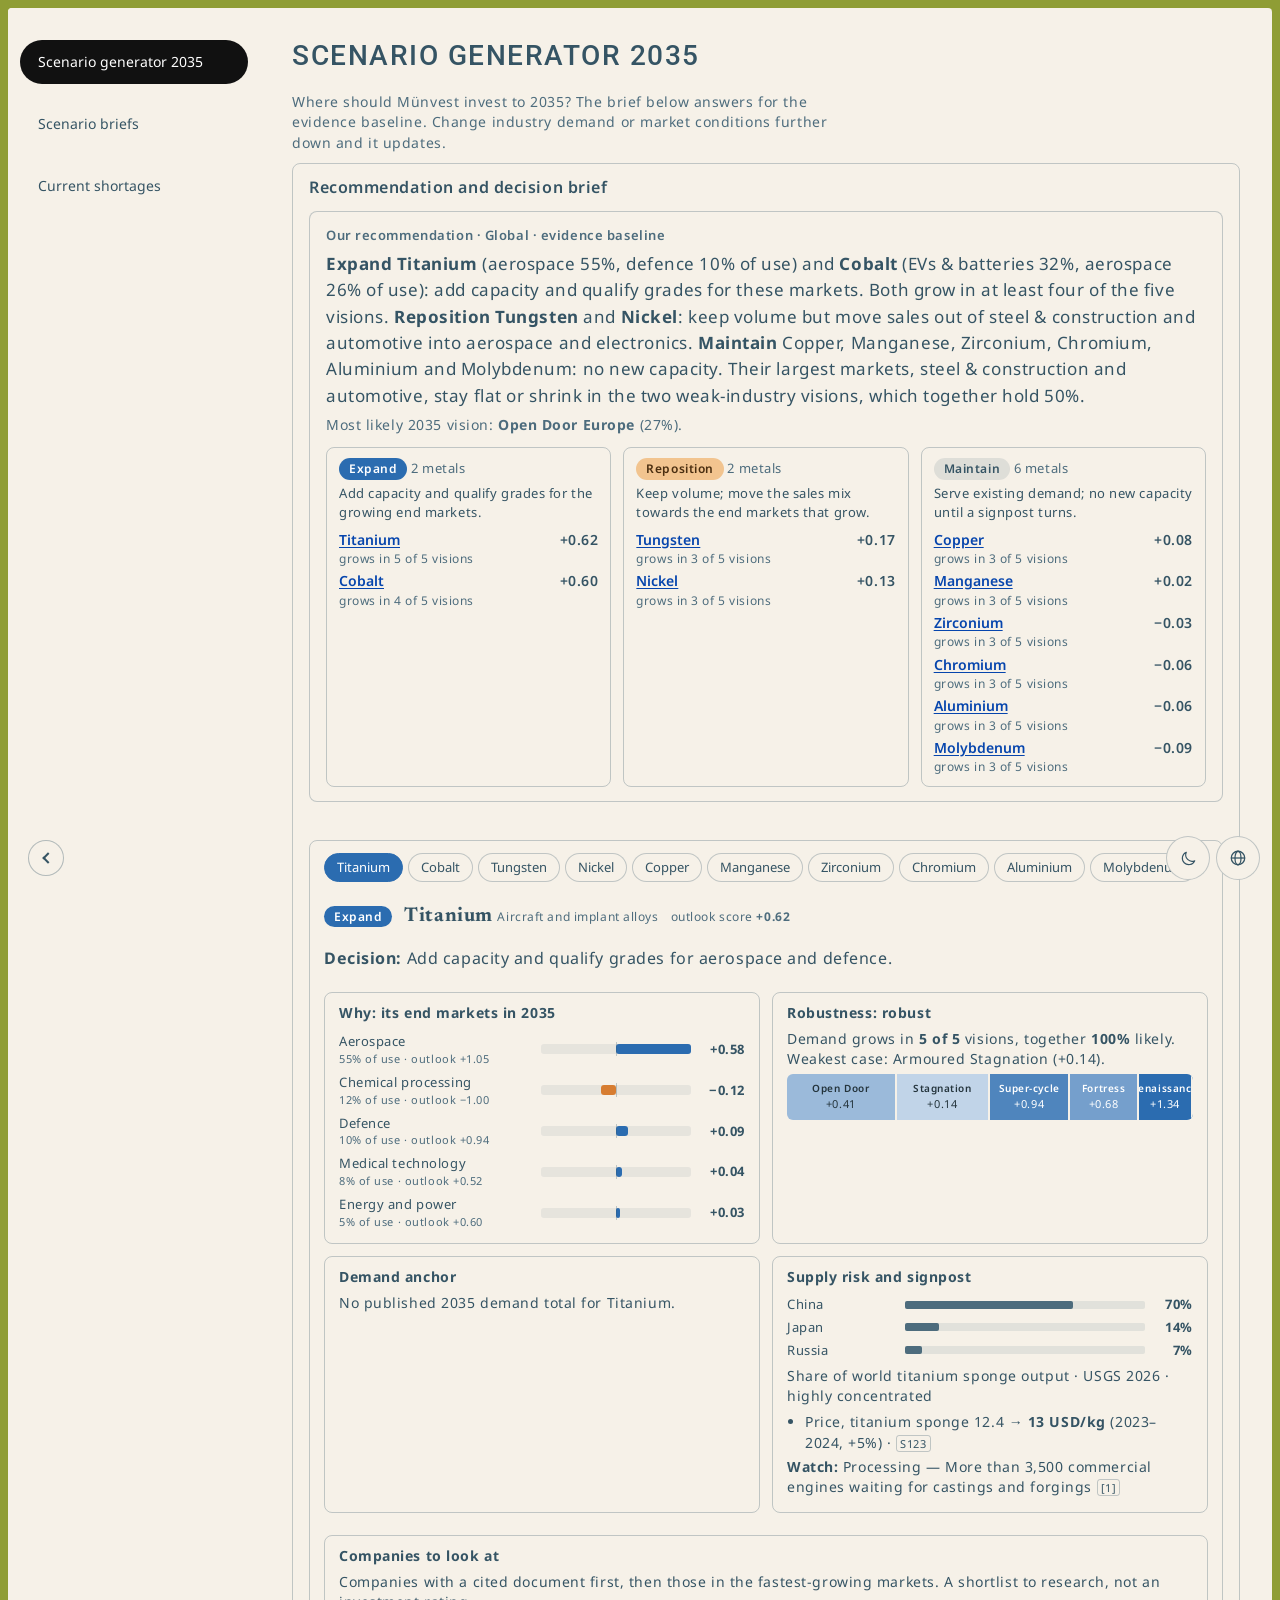
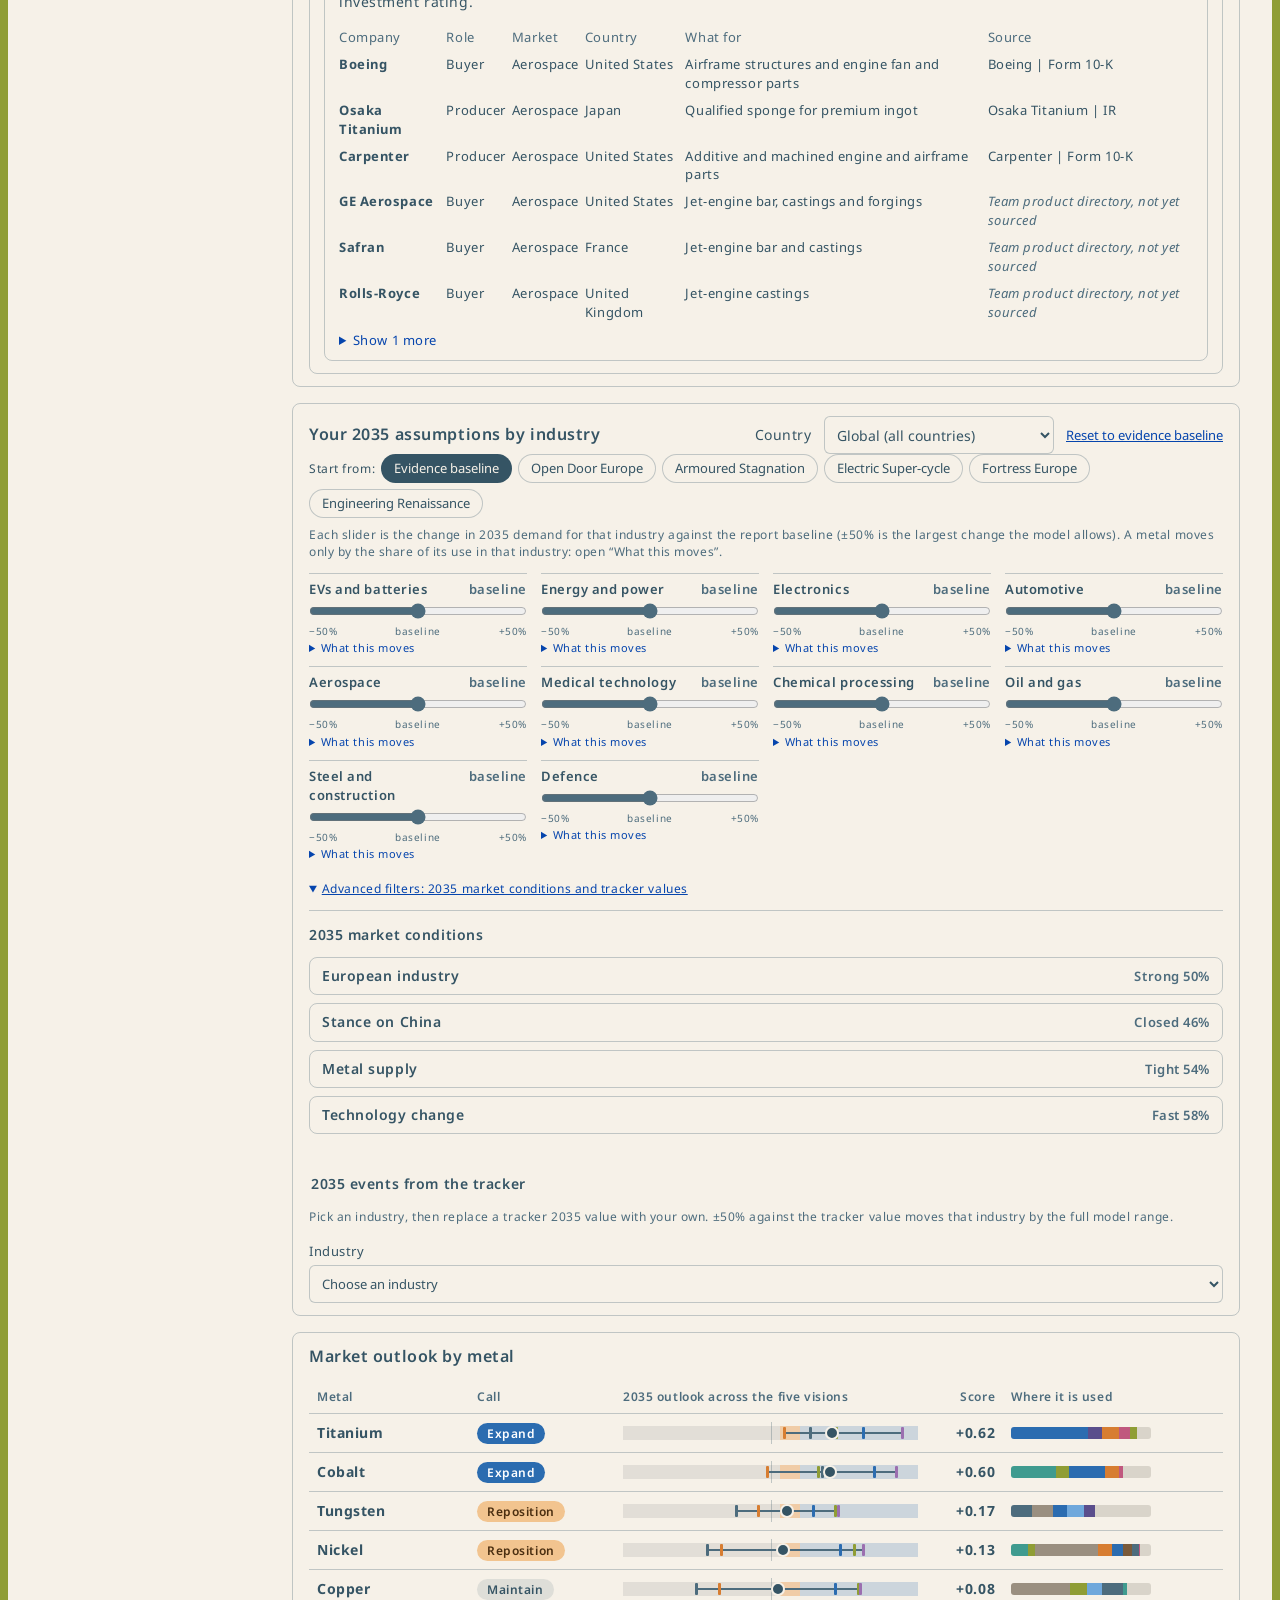
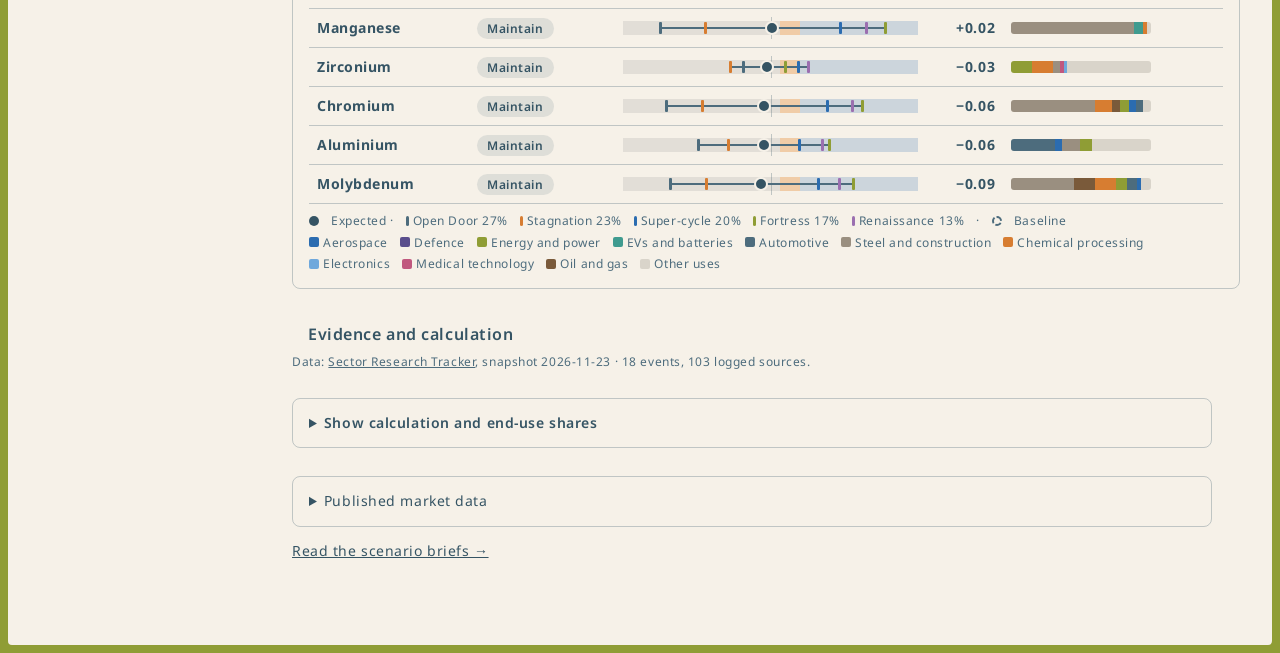
<file: index.html>
<!DOCTYPE html>
<html lang="en">
<head>
  <meta charset="utf-8">
  <meta name="viewport" content="width=device-width, initial-scale=1">
  <meta name="color-scheme" content="light">
  <meta name="theme-color" content="#8f9d35">
  <title>Scenario generator 2035</title>
  <link rel="preconnect" href="https://fonts.googleapis.com">
  <link rel="preconnect" href="https://fonts.gstatic.com" crossorigin>
  <link href="https://fonts.googleapis.com/css2?family=Newsreader:opsz,wght@6..72,500;6..72,600&family=Noto+Sans:wght@400;500;600;700&family=Roboto:wght@400;500;700&display=swap" rel="stylesheet">
  <script>
    try {
      if (localStorage.getItem("munvest-theme") === "night") document.documentElement.dataset.theme = "night"
    } catch (error) { /* use the default theme when storage is unavailable */ }
  </script>
  <link rel="stylesheet" href="styles.css?v=ol1">
</head>
<body>
  <a class="skip" href="#main">Skip</a>
  <aside id="site-nav" class="sidebar">
    <nav class="nav" aria-label="Sections">
      <a id="nav-trends" href="#/trends">Scenario generator 2035</a>
      <a id="nav-report" href="#/report">Scenario briefs</a>
      <a id="nav-shortages" href="#/shortages">Current shortages</a>
    </nav>
    <button type="button" id="nav-toggle" class="nav-toggle" data-action="nav" aria-expanded="true" aria-controls="site-nav">
      <span class="nav-chevron" aria-hidden="true"></span>
      <span class="visually-hidden">Hide sections</span>
    </button>
  </aside>
  <div class="market-tools">
    <button id="theme-toggle" type="button" class="theme-toggle" data-action="theme" aria-pressed="false" aria-label="Night mode">
      <svg class="theme-moon" width="17" height="17" viewBox="0 0 24 24" fill="none" stroke="currentColor" stroke-width="1.6" stroke-linejoin="round" aria-hidden="true"><path d="M20.8 15.1a9 9 0 0 1-11.9-11.9A9.1 9.1 0 1 0 20.8 15.1Z"/></svg>
      <svg class="theme-sun" width="17" height="17" viewBox="0 0 24 24" fill="none" stroke="currentColor" stroke-width="1.6" stroke-linecap="round" aria-hidden="true"><circle cx="12" cy="12" r="4"/><path d="M12 2v3m0 14v3M2 12h3m14 0h3M5 5l2 2m10 10 2 2M19 5l-2 2M7 17l-2 2"/></svg>
    </button>
    <a id="nav-supply" class="metal-market" href="#/supply" aria-label="Metal market" title="Metal market"><svg width="18" height="18" viewBox="0 0 24 24" fill="none" stroke="currentColor" stroke-width="1.7" aria-hidden="true"><circle cx="12" cy="12" r="9"/><ellipse cx="12" cy="12" rx="4" ry="9"/><path d="M3 12h18"/></svg></a>
  </div>
  <main id="main" tabindex="-1"></main>
  <div id="live" class="visually-hidden" aria-live="polite"></div>
  <noscript><p>Enable JavaScript</p></noscript>
  <script src="data.js?v=sim5"></script>
  <script src="land.js?v=sim5"></script>
  <script src="simulator.js?v=sim15"></script>
  <script src="demand.js?v=scn1"></script>
  <script src="trends.js?v=sim20"></script>
  <script src="chains.js?v=sim21"></script>
  <script src="evidence.js?v=scn20"></script>
  <script src="tracker-data.js?v=trk2"></script>
  <script src="tracker.js?v=ol1"></script>
  <script src="scenarios.js?v=ol1"></script>
  <script src="report-data.js?v=trk2"></script>
  <script src="report.js?v=trk3"></script>
  <script src="outlook-data.js?v=ol1"></script>
  <script src="outlook.js?v=ol1"></script>
  <script src="app.js?v=ol1"></script>
</body>
</html>
</file>
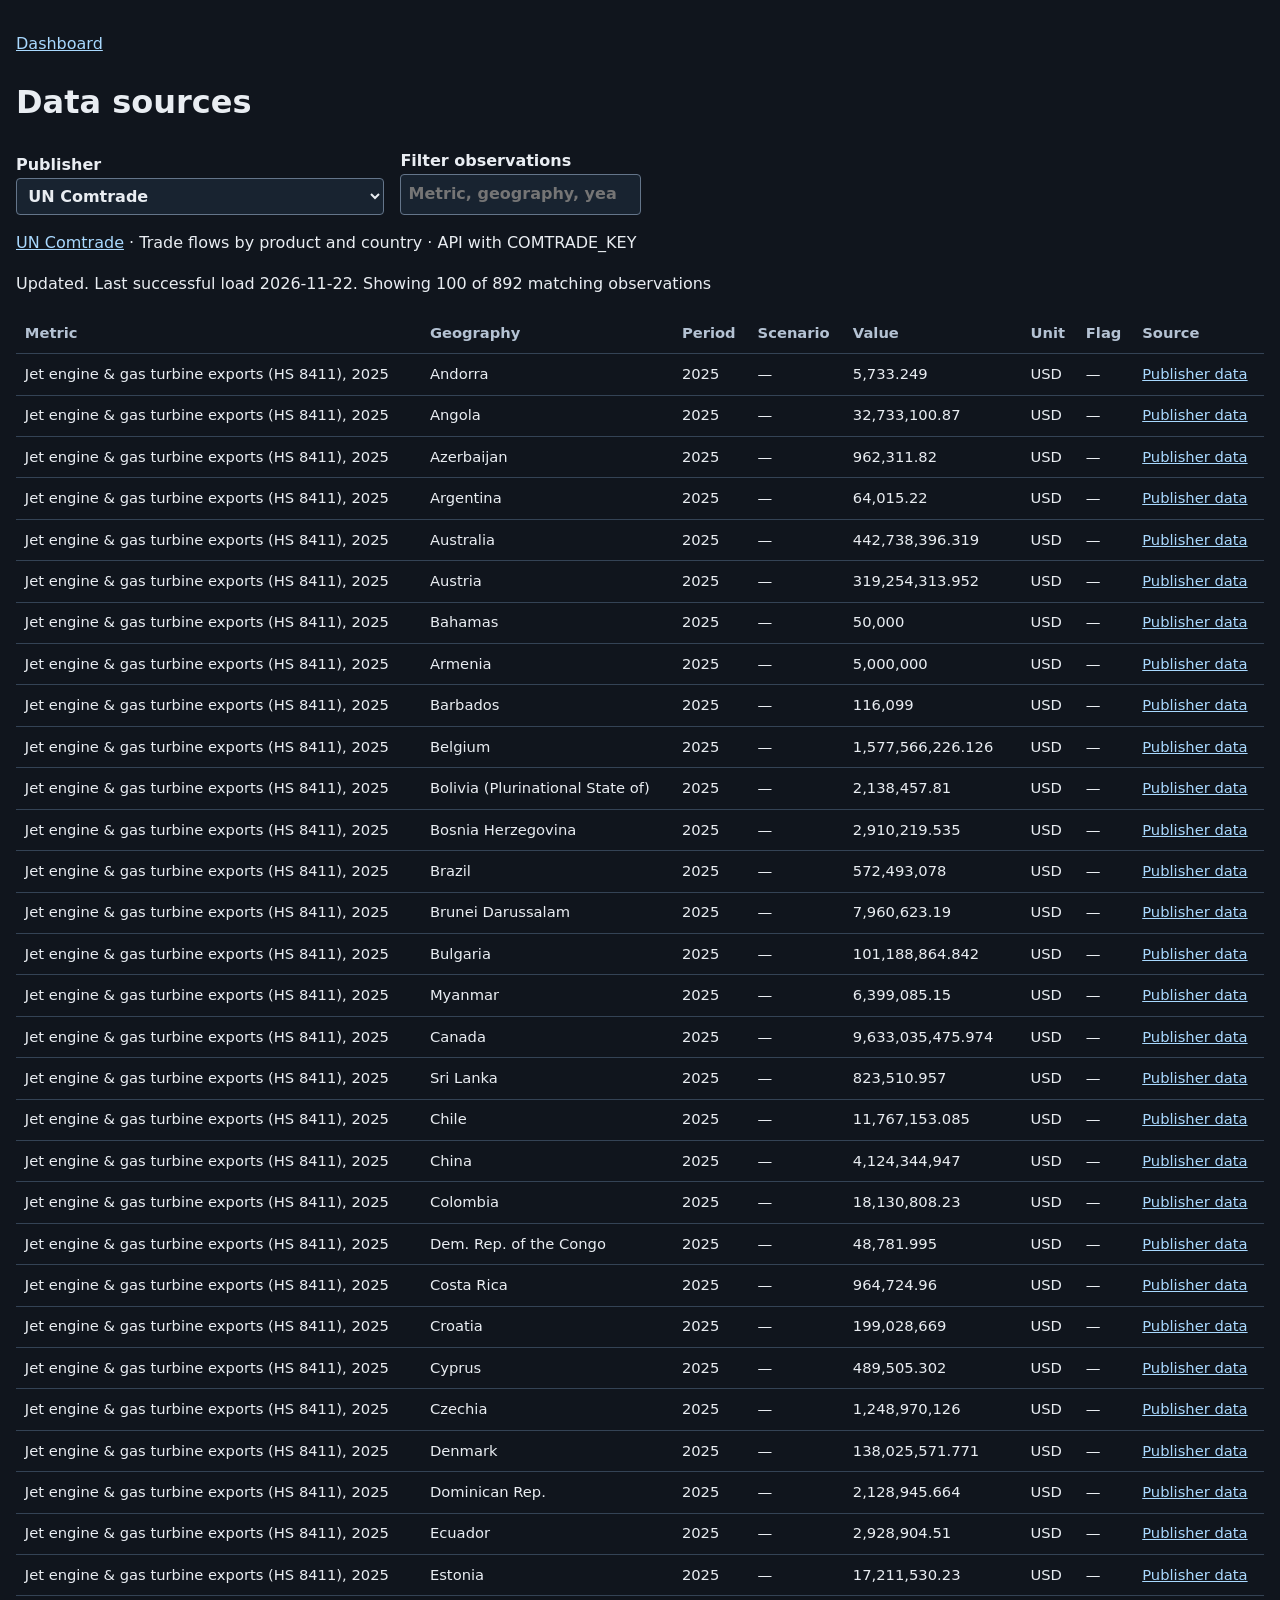
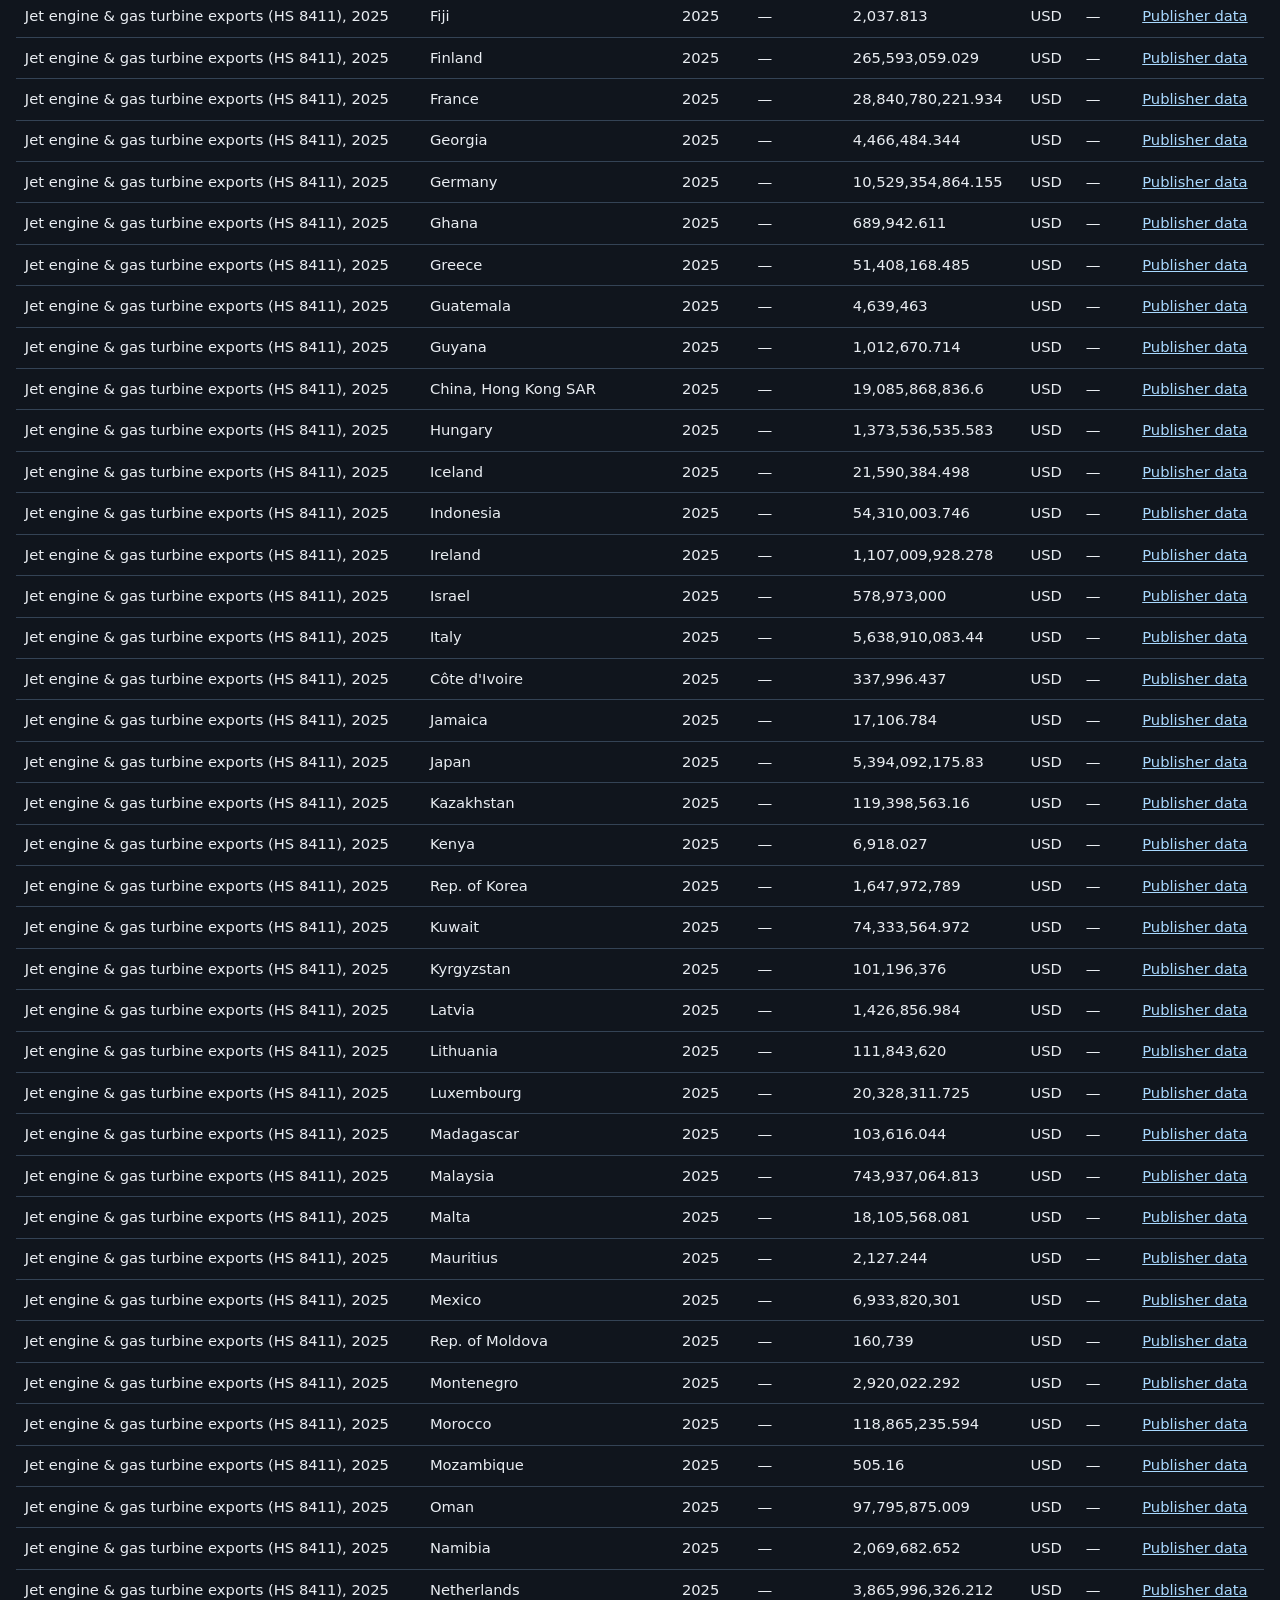
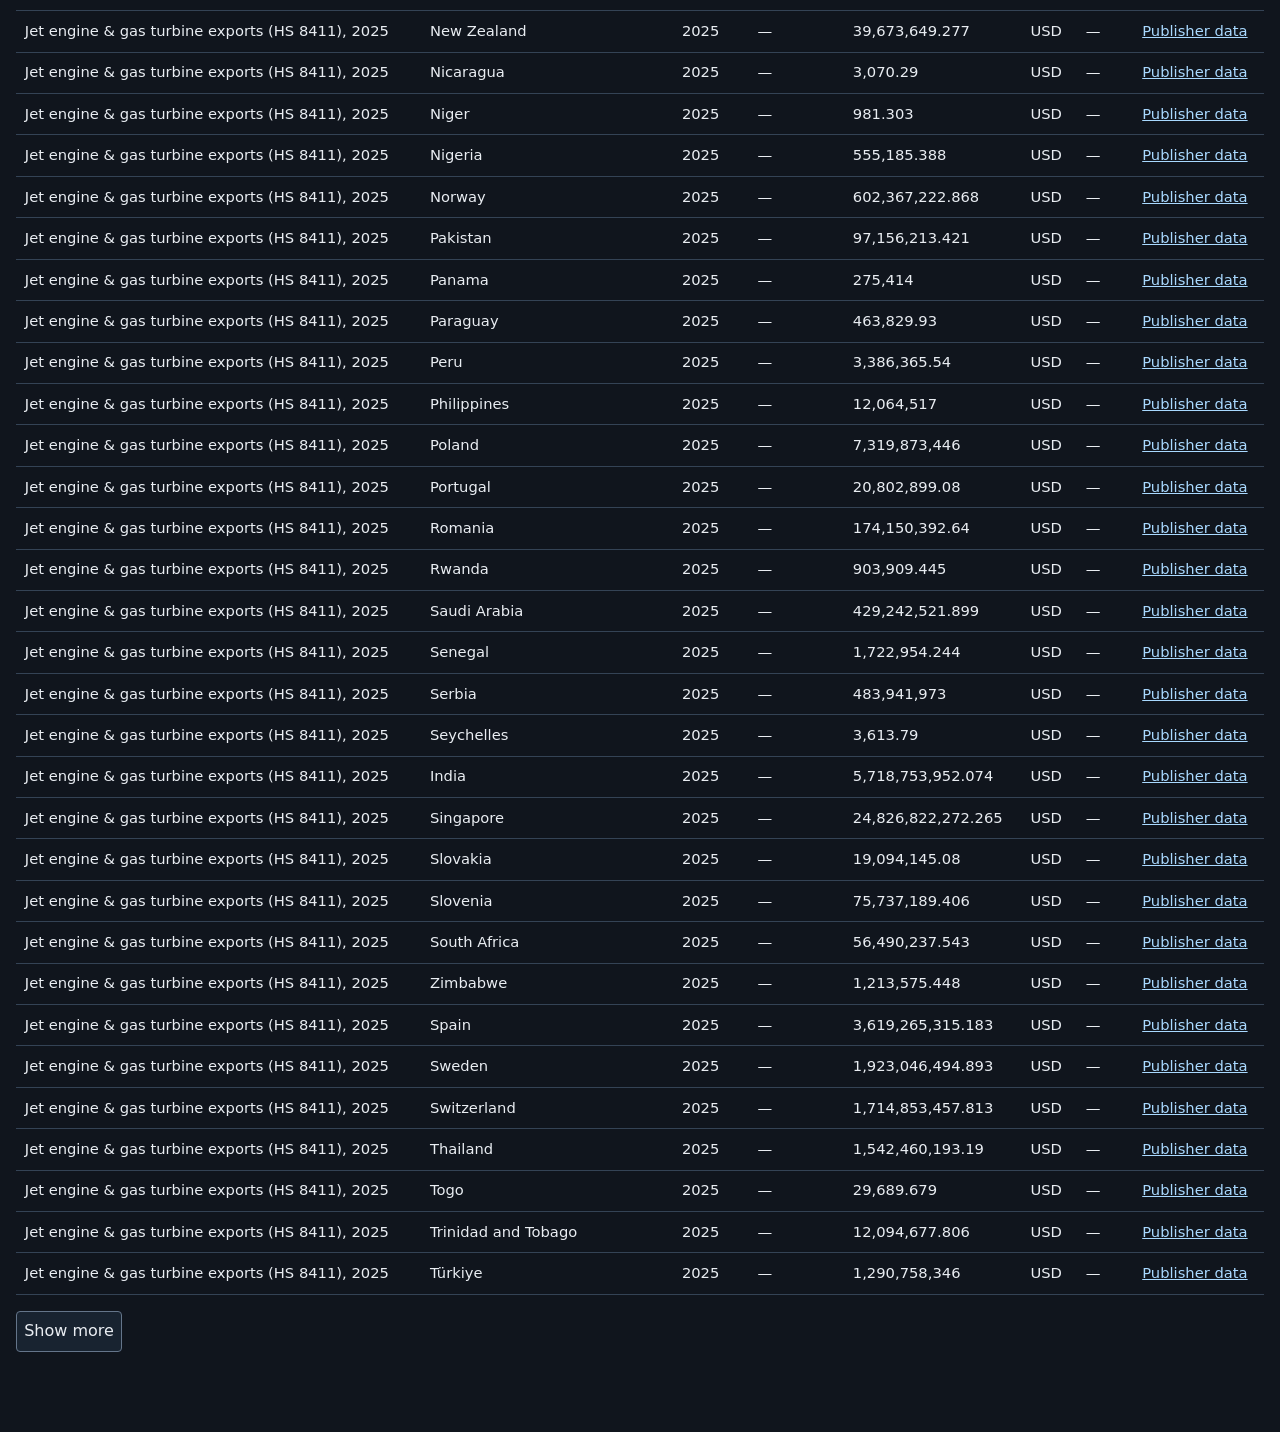
<file: data-sources.html>
<!doctype html>
<html lang="en">
<head>
<meta charset="utf-8">
<meta name="viewport" content="width=device-width, initial-scale=1">
<title>Data sources | Munvest Metals Strategy</title>
<style>
  :root { color-scheme: dark; font: 16px/1.55 system-ui, sans-serif; background: #10151d; color: #e9edf2; }
  body { max-width: 78rem; margin: auto; padding: 2rem 1rem 4rem; }
  a { color: #a9d9ff; }
  label { display: block; font-weight: 600; }
  select, input, button { font: inherit; color: inherit; background: #182330; border: 1px solid #64758a; padding: .45rem; border-radius: .25rem; max-width: 100%; }
  .filters { display: flex; flex-wrap: wrap; align-items: end; gap: 1rem; }
  .table-wrap { overflow-x: auto; }
  table { border-collapse: collapse; width: 100%; font-size: .92rem; }
  th, td { text-align: left; padding: .55rem; border-bottom: 1px solid #344355; }
  th { color: #b4c2d3; }
</style>
<script src="data-sources.js" defer></script>
</head>
<body>
<nav><a href="index.html">Dashboard</a></nav>
<main>
<h1>Data sources</h1>
<div class="filters">
<label>Publisher<br><select id="provider"></select></label>
<label>Filter observations<br><input id="query" type="search" placeholder="Metric, geography, year or scenario"></label>
</div>
<p id="publisher"></p>
<p id="status" role="status">Loading observations…</p>
<div class="table-wrap">
<table aria-label="Publisher observations" hidden>
<thead><tr><th>Metric</th><th>Geography</th><th>Period</th><th>Scenario</th><th>Value</th><th>Unit</th><th>Flag</th><th>Source</th></tr></thead>
<tbody></tbody>
</table>
</div>
<p><button id="more" hidden>Show more</button></p>
</main>
</body>
</html>
</file>
<file: styles.css>
:root {
  --canvas: #f6f1e8;
  --surface: #f6f1e8;
  --ink: #355464;
  --muted: #4d6c7d;
  --line: rgba(53, 84, 100, 0.28);
  --olive: #8f9d35;
  --slate: #4d6c7d;
  --copper: #d77d31;
  --link: #0645ad;
  --focus: #355464;
  color-scheme: light;
}

*, *::before, *::after { box-sizing: border-box; }

html { background: var(--olive); }

body {
  margin: 8px;
  min-height: calc(100vh - 16px);
  display: grid;
  grid-template-columns: 252px minmax(0, 1fr);
  background: var(--canvas);
  color: var(--ink);
  border-radius: 4px;
  box-shadow: 0 0 1px var(--olive);
  font-family: "Noto Sans", sans-serif;
  font-size: 14px;
  line-height: 1.45;
  letter-spacing: 0.04em;
  font-variant-numeric: tabular-nums;
  font-feature-settings: "tnum" 1;
  text-rendering: optimizeLegibility;
}

body, button, input, select, a { touch-action: manipulation; -webkit-tap-highlight-color: transparent; }

button, input, select { font: inherit; color: inherit; }

button { cursor: pointer; }

h1, h2, h3, p, ul, figure { margin: 0; }

h1, h2, .name { text-wrap: balance; }

a { color: inherit; }

:focus-visible {
  outline: 2px solid var(--focus);
  outline-offset: 2px;
}

::selection { background: rgba(143, 157, 53, 0.35); }

.skip {
  position: absolute;
  left: 16px;
  top: -48px;
  z-index: 6;
  background: var(--surface);
  color: var(--ink);
  padding: 8px 12px;
  border: 1px solid var(--line);
}

.skip:focus { top: 8px; }

.visually-hidden {
  position: absolute;
  width: 1px;
  height: 1px;
  padding: 0;
  margin: -1px;
  overflow: hidden;
  clip: rect(0, 0, 0, 0);
  white-space: nowrap;
  border: 0;
}

.sidebar {
  position: sticky;
  top: 0;
  display: flex;
  flex-direction: column;
  height: calc(100vh - 16px);
  padding: calc(24px + env(safe-area-inset-top)) 12px calc(16px + env(safe-area-inset-bottom));
  background: var(--canvas);
  border-radius: 4px 0 0 4px;
}

.nav { display: flex; flex-direction: column; gap: 18px; padding-top: 8px; }

.nav a {
  min-height: 44px;
  display: flex;
  align-items: center;
  padding: 10px 18px;
  text-decoration: none;
  border-radius: 999px;
  letter-spacing: 0;
  line-height: 1.25;
  color: var(--ink);
  transition: background-color 150ms ease, color 150ms ease;
}

.nav a:hover { color: #111; }

.nav a[aria-current="page"],
.nav a[aria-current="page"]:hover {
  color: #fff;
  background: #111;
}

.market-tools {
  position: fixed;
  z-index: 5;
  right: calc(20px + env(safe-area-inset-right));
  bottom: calc(20px + env(safe-area-inset-bottom));
  display: flex;
  gap: 6px;
}

.metal-market {
  display: grid;
  place-items: center;
  width: 44px;
  height: 44px;
  border: 1px solid var(--line);
  border-radius: 999px;
  background: var(--canvas);
  color: var(--ink);
  text-decoration: none;
}

.metal-market:hover,
.metal-market[aria-current="page"] {
  background: #111;
  color: #fff;
}

main {
  min-width: 0;
  padding: 32px;
  padding-bottom: calc(84px + env(safe-area-inset-bottom));
  scroll-margin-top: 24px;
}

h1, .name {
  font-family: Roboto, "Noto Sans", sans-serif;
  letter-spacing: 1.5px;
  text-transform: uppercase;
}

h1 {
  font-size: 28px;
  line-height: 1.15;
  font-weight: 500;
  scroll-margin-top: 24px;
}

.page-head {
  display: flex;
  align-items: baseline;
  justify-content: space-between;
  gap: 16px;
  margin-bottom: 24px;
}

.page-head h1 { margin: 0; }

.flag, .alongside, .when, .entry-meta, .unit, .unknown, .empty {
  color: var(--muted);
  font-size: 13px;
  font-weight: 450;
  letter-spacing: 0;
}

.flag, .alongside, .unknown, .empty { margin: 0; }

.stack { display: flex; flex-direction: column; gap: 24px; }

.filters {
  display: grid;
  grid-template-columns: repeat(5, minmax(0, 1fr)) auto;
  gap: 16px;
  margin-bottom: 24px;
  align-items: end;
}

.filter {
  display: flex;
  flex-direction: column;
  gap: 6px;
  min-width: 0;
  color: var(--muted);
  font-size: 12px;
  font-weight: 500;
}

select, input[type="number"] {
  width: 100%;
  min-height: 40px;
  padding: 0 10px;
  background: var(--surface);
  color: var(--ink);
  border: 2px solid var(--slate);
  border-radius: 4px;
  font-variant-numeric: tabular-nums;
}

select.is-set { border-color: var(--ink); color: var(--ink); }

select:hover, input[type="number"]:hover { border-color: #b3b3b3; }

option { background: var(--surface); color: var(--ink); }

.reset {
  min-height: 40px;
  padding: 0 14px;
  background: var(--surface);
  border: 1px solid var(--ink);
  border-radius: 4px;
  transition: background-color 150ms ease, color 150ms ease, border-color 150ms ease;
}

.reset:hover { background: var(--ink); color: #fff; }

.work {
  display: grid;
  grid-template-columns: minmax(0, 1.35fr) minmax(280px, 0.82fr);
  gap: 24px;
  align-items: start;
}

.work > * { min-width: 0; }

.ledger-wrap { min-width: 0; overflow-x: auto; }

.ledger {
  background: var(--surface);
  border: 2px solid var(--olive);
}

.ledger-head, .ledger-row {
  display: grid;
  gap: 8px;
  align-items: center;
  padding: 0 12px;
}

.cols-shortage { grid-template-columns: minmax(140px, 1.6fr) 0.7fr 0.9fr 1.05fr 0.85fr 0.75fr; min-width: 640px; }

.cols-supply { grid-template-columns: minmax(140px, 1.6fr) 0.7fr 1fr 0.8fr; min-width: 520px; }

.cols-material { grid-template-columns: minmax(160px, 1.7fr) 0.7fr 0.8fr 0.8fr 0.8fr; min-width: 560px; }

.ledger-head {
  min-height: 40px;
  color: var(--muted);
  font-size: 12px;
  font-weight: 500;
}

.ledger-head button {
  min-height: 40px;
  padding: 0;
  text-align: left;
  background: transparent;
  border: 0;
  color: var(--muted);
  font-size: 12px;
  font-weight: 500;
}

.ledger-head button.num { text-align: right; }

.ledger-head button[aria-sort="ascending"],
.ledger-head button[aria-sort="descending"] {
  color: var(--copper);
  box-shadow: inset 0 -1px 0 var(--copper);
}

.ledger-row {
  width: 100%;
  min-height: 48px;
  padding-top: 10px;
  padding-bottom: 10px;
  text-align: left;
  background: transparent;
  border: 0;
  border-top: 1px solid var(--line);
  border-radius: 4px;
  transition: background-color 150ms ease, color 150ms ease;
}

.ledger-row:hover { background: rgba(215, 125, 49, 0.08); color: var(--copper); }

.ledger-row[aria-pressed="true"],
.ledger-row[aria-pressed="true"]:hover {
  background: var(--slate);
  color: #fff;
  box-shadow: none;
}

.ledger-row[aria-pressed="true"] .grade,
.ledger-row[aria-pressed="true"] .amount,
.ledger-row[aria-pressed="true"] .unit {
  color: #fff;
}

.grade { font-weight: 560; overflow-wrap: anywhere; }

.num { text-align: right; font-variant-numeric: tabular-nums; }

.ledger-row .amount { font-size: inherit; font-weight: inherit; letter-spacing: 0; }

.ledger-row span::before { content: none; }

.detail {
  background: var(--surface);
  border: 2px solid #0645ad;
  padding: 20px;
}

.detail-actions { display: flex; justify-content: flex-end; margin-bottom: 12px; }

.name {
  font-size: 18px;
  font-weight: 500;
  line-height: 1.2;
  text-transform: none;
  letter-spacing: 0.04em;
}

.meta-line {
  display: flex;
  flex-wrap: wrap;
  gap: 8px 16px;
  margin-top: 8px;
  color: var(--muted);
  font-size: 13px;
}

.figures {
  display: grid;
  grid-template-columns: repeat(3, minmax(0, 1fr));
  gap: 12px;
  margin: 20px 0 4px;
}

.figure h3, .block h3, .apps h3, .kicker {
  margin: 0 0 4px;
  font-size: 12px;
  font-weight: 500;
  color: var(--muted);
}

.figure .amount {
  font-size: 26px;
  line-height: 1.1;
  letter-spacing: -0.03em;
  font-weight: 560;
  color: var(--ink);
}

.figure .unit, .rec-num .unit {
  font-size: 13px;
  font-weight: 450;
  letter-spacing: 0;
  color: var(--muted);
}

.figure .when { margin-top: 4px; }

.figure.future .amount { color: var(--olive); }

.figure .amount.unknown, .rec-num .unknown {
  font-size: 16px;
  font-weight: 450;
  letter-spacing: 0;
  color: var(--muted);
}

.block { margin-top: 20px; }

.names { list-style: none; padding: 0; }

.names li {
  padding: 7px 0;
  border-top: 1px solid var(--line);
  overflow-wrap: anywhere;
}

.linkish {
  min-height: 32px;
  padding: 0;
  background: none;
  border: 0;
  color: var(--link);
  text-decoration: underline;
  text-underline-offset: 3px;
  font: inherit;
}

.linkish:hover { color: var(--copper); }

.pair, .metal-grid {
  display: grid;
  grid-template-columns: 1fr 1fr;
  gap: 16px;
}

.industry {
  display: grid;
  grid-template-columns: repeat(3, minmax(0, 1fr));
  gap: 16px;
}

.kicker { margin: 4px 0 12px; }

.entry {
  display: flex;
  flex-direction: column;
  align-items: flex-start;
  gap: 10px;
  min-height: 104px;
  padding: 16px;
  background: var(--surface);
  border: 1px solid var(--ink);
  border-radius: 4px;
  text-decoration: none;
  transition: border-color 150ms ease, color 150ms ease, background-color 150ms ease;
}

.entry:hover { border-color: var(--copper); color: var(--copper); }

.entry-major { min-height: 156px; padding: 20px; }

.entry-title { font-size: 16px; font-weight: 560; }

.entry-num {
  font-size: 28px;
  line-height: 1;
  letter-spacing: -0.04em;
  font-weight: 560;
}

.entry-major .entry-num { font-size: 48px; }

.entry-unit {
  font-size: 14px;
  font-weight: 450;
  letter-spacing: 0;
  color: var(--muted);
  margin-left: 6px;
}

.entry-meta { display: flex; gap: 16px; }

.sentence {
  display: flex;
  flex-wrap: wrap;
  align-items: center;
  gap: 12px;
  margin-bottom: 24px;
  font-size: 20px;
  letter-spacing: -0.02em;
}

.sentence select, .sentence input {
  width: auto;
  min-height: 44px;
  font-size: 20px;
  background: var(--surface);
}

.sentence input { width: 4.75rem; }

.controls {
  display: flex;
  flex-wrap: wrap;
  gap: 16px;
  margin-bottom: 24px;
}

.controls .filter { min-width: 180px; }

.opportunity {
  display: grid;
  grid-template-columns: 220px minmax(0, 1fr);
  gap: 24px;
  align-items: center;
  margin-top: 24px;
}

.opportunity .figures {
  grid-template-columns: 1fr;
  margin: 12px 0 0;
}

.thirds {
  display: grid;
  grid-template-columns: repeat(3, minmax(0, 1fr));
  gap: 24px;
  margin-top: 24px;
}

.wire {
  display: grid;
  grid-template-columns: 280px minmax(0, 1fr);
  grid-template-areas:
    "grades metrics"
    "grades chart"
    "grades apps"
    "recommend recommend";
  column-gap: 24px;
  row-gap: 24px;
  align-items: start;
}

.wire > * { min-width: 0; }

.grades { grid-area: grades; display: flex; flex-direction: column; gap: 16px; }

.metrics-wrap { grid-area: metrics; display: flex; flex-direction: column; gap: 16px; }

.metrics-head, .recommend, .dialog-bar {
  display: flex;
  justify-content: space-between;
  align-items: baseline;
  gap: 16px;
}

.metrics {
  display: grid;
  grid-template-columns: repeat(4, minmax(0, 1fr));
  gap: 16px 20px;
}

.chart-panel {
  grid-area: chart;
  background: var(--surface);
  border: 2px solid var(--slate);
  padding: 12px 12px 16px;
}

.chart { display: block; width: 100%; height: auto; }

.chart text {
  font-family: "Noto Sans", sans-serif;
  font-size: 12px;
  fill: var(--muted);
}

.chart .value { fill: var(--ink); }

.chart .tick { stroke: #e6e4df; stroke-width: 1; }

.chart .baseline { stroke: var(--line); stroke-width: 1; }

.bar { cursor: pointer; transition: opacity 140ms ease; }

.bar:hover { opacity: 0.78; }

.bar:focus-visible { stroke: var(--copper); stroke-width: 2; }

.legend { display: flex; gap: 16px; margin-top: 8px; color: var(--muted); font-size: 12px; }

.swatch {
  display: inline-block;
  width: 12px;
  height: 12px;
  margin-right: 6px;
  vertical-align: -1px;
}

.swatch.today { background: transparent; box-shadow: inset 0 0 0 1.5px var(--ink); }

.swatch.future { background: var(--olive); }

.swatch.demand { background: var(--slate); }

.apps {
  grid-area: apps;
  display: grid;
  grid-template-columns: 1fr 1fr;
  gap: 24px;
}

.recommend {
  grid-area: recommend;
  background: var(--surface);
  border: 2px solid var(--copper);
  padding: 16px 20px;
}

.rec-num { font-size: 28px; font-weight: 560; letter-spacing: -0.03em; }

.grade-list { background: var(--surface); border: 2px solid var(--olive); }

.grade-list button {
  display: block;
  width: 100%;
  min-height: 48px;
  padding: 10px 12px;
  text-align: left;
  background: transparent;
  border: 0;
  border-top: 1px solid var(--line);
  transition: background-color 140ms ease, color 140ms ease;
}

.grade-list button:first-child { border-top: 0; }

.grade-list button:hover { background: rgba(215, 125, 49, 0.08); color: var(--copper); }

.grade-list button[aria-pressed="true"],
.grade-list button[aria-pressed="true"]:hover {
  background: var(--slate);
  color: #fff;
  box-shadow: none;
}

.switch {
  display: grid;
  grid-template-columns: 1fr 1fr;
  background: var(--surface);
  border: 2px solid var(--copper);
}

.switch button {
  min-height: 40px;
  background: transparent;
  border: 0;
  color: var(--muted);
  transition: background-color 140ms ease, color 140ms ease;
}

.switch button:hover { color: var(--ink); }

.switch button[aria-pressed="true"] {
  background: var(--slate);
  color: #fff;
  box-shadow: none;
}

dialog {
  width: min(720px, calc(100vw - 32px));
  max-height: min(80vh, 760px);
  padding: 20px 24px 24px;
  border: 1px solid var(--line);
  border-radius: 2px;
  background: var(--surface);
  color: var(--ink);
  overflow: auto;
  overscroll-behavior: contain;
}

dialog::backdrop { background: rgba(26, 24, 20, 0.35); }

dialog table { width: 100%; border-collapse: collapse; margin-bottom: 8px; }

dialog caption { text-align: left; font-weight: 560; padding: 16px 0 8px; }

dialog th, dialog td {
  text-align: left;
  font-weight: 450;
  padding: 8px 12px 8px 0;
  border-bottom: 1px solid var(--line);
  vertical-align: top;
}

dialog th { color: var(--muted); font-size: 12px; font-weight: 500; }

.sim-filters {
  display: grid;
  grid-template-columns: minmax(220px, 320px) minmax(240px, 380px);
  gap: 16px;
  margin-bottom: 20px;
}

.combo { position: relative; display: flex; flex-direction: column; gap: 6px; min-width: 0; }

.combo label { color: var(--muted); font-size: 12px; font-weight: 600; }

.combo input {
  width: 100%;
  min-height: 40px;
  padding: 0 10px;
  background: var(--surface);
  border: 2px solid var(--ink);
  border-radius: 4px;
}

.combo input:hover { border-color: var(--copper); }

.combo-list {
  position: absolute;
  z-index: 6;
  top: calc(100% + 4px);
  left: 0;
  right: 0;
  max-height: 280px;
  margin: 0;
  padding: 4px 0;
  overflow: auto;
  list-style: none;
  background: var(--surface);
  border: 2px solid var(--copper);
  border-radius: 4px;
}

.combo-group {
  padding: 10px 12px 4px;
  color: var(--olive);
  font-size: 11px;
  font-weight: 700;
  letter-spacing: 0.08em;
  text-transform: uppercase;
}

.combo-list [role="option"] { padding: 8px 12px; cursor: pointer; }

.combo-list [role="option"].is-active { background: rgba(215, 125, 49, 0.12); color: var(--copper); }

.combo-list [role="option"][aria-selected="true"] { box-shadow: inset 3px 0 0 var(--olive); }

.combo-empty { padding: 8px 12px; color: var(--muted); }

.board {
  display: grid;
  grid-template-columns: minmax(0, 1fr) 220px;
  gap: 12px;
  align-items: stretch;
  min-height: 420px;
}

.sim-panel {
  min-width: 0;
  background: var(--surface);
  padding: 14px 14px 12px;
}

.board-demand { border: 2px solid var(--olive); }

.board-supply { border: 2px solid #0645ad; }

.board-result {
  display: flex;
  flex-direction: column;
  justify-content: space-between;
  border: 2px solid var(--copper);
}

.trends-filters { margin-bottom: 16px; }

.trends-filters .combo { width: 220px; }

.trends-filters .combo:last-child { width: 280px; }

.trends-board { grid-template-columns: minmax(0, 1fr) 260px 200px; }

.trend-sources { border: 2px solid var(--olive); }

.trend-list { list-style: none; margin: 8px 0 0; padding: 0; display: flex; flex-direction: column; gap: 16px; }

.trend-list li { display: flex; flex-direction: column; gap: 2px; }

.trend-list strong { font-size: 15px; font-weight: 650; color: #24343c; }

.trend-list span { color: var(--muted); font-size: 13px; }

.trend-list b { font-size: 18px; font-weight: 650; color: #24343c; }

.trend-prob {
  margin: 8px 0 0;
  font-size: 72px;
  line-height: 0.9;
  font-weight: 560;
  letter-spacing: -0.045em;
  color: #24343c;
}

.trend-note { margin-top: 8px; color: var(--muted); font-size: 12px; }

/* body[data-page="trends"] now hosts the scenario simulator (scenarios.js); default page padding applies */

.trends { color: #222; letter-spacing: 0; }

.er-top {
  display: grid;
  grid-template-columns: minmax(0, 1.4fr) minmax(0, 1fr) 168px;
  gap: 8px;
  margin-bottom: 8px;
}

.er-panel { min-width: 0; background: #fff; border: 1px solid #c8c8c8; }

.er-bar {
  display: flex;
  align-items: center;
  justify-content: space-between;
  gap: 8px;
  min-height: 28px;
  padding: 0 10px;
  background: #d3d3d3;
  color: #1a1a1a;
}

.er-bar h2 {
  margin: 0;
  font-family: "Noto Sans", sans-serif;
  font-size: 13px;
  font-weight: 700;
  letter-spacing: 0;
  text-transform: none;
}

.er-form {
  display: flex;
  align-items: center;
  gap: 8px;
  padding: 6px 8px 0;
  font-size: 12px;
  font-weight: 600;
}

.er-form select {
  min-width: 0;
  flex: 1;
  height: 22px;
  border: 1px solid #888;
  background: #fff;
  font: inherit;
  font-weight: 600;
}

.trends .chart text { fill: #555; font-size: 11px; }

.trends .chart .tick { stroke: #ececec; }

.er-key, .er-linekey { display: flex; flex-wrap: wrap; gap: 4px; padding: 6px 8px 8px; }

.er-key span, .er-linekey span {
  padding: 2px 6px;
  color: #fff;
  font-size: 10px;
  font-weight: 700;
  line-height: 1.3;
}

.er-linekey { justify-content: center; }

.er-linekey span:first-child { background: #161616; }

.er-linekey span:last-child { background: #00aae6; color: #041820; }

.er-outcome { display: flex; flex-direction: column; }

.er-prob { padding: 16px 8px 12px; text-align: center; }

.er-prob strong {
  display: block;
  font-size: 64px;
  line-height: 0.9;
  font-weight: 500;
  letter-spacing: -0.04em;
}

.er-prob p { margin-top: 12px; font-size: 13px; line-height: 1.35; }

.er-quiet { color: #666; }

.er-columns { display: grid; grid-template-columns: 1fr; gap: 8px; }

.er-group { background: #fff; border: 1px solid #c8c8c8; }

.er-sliders {
  display: grid;
  grid-template-columns: repeat(4, minmax(0, 1fr));
  gap: 14px 18px;
  padding: 12px 14px 14px;
}

.er-slider > span:first-child { min-height: 2.5em; line-height: 1.25; }

.er-slider { display: flex; flex-direction: column; gap: 4px; min-width: 0; font-size: 13px; }

.er-slider.is-on > span:first-child { font-weight: 800; }

.er-slider input[type="range"] {
  width: 100%;
  height: 16px;
  margin: 0;
  appearance: none;
  background: transparent;
  cursor: pointer;
}

.er-slider input[type="range"]::-webkit-slider-runnable-track { height: 2px; background: #8d8d8d; }

.er-slider input[type="range"]::-webkit-slider-thumb {
  width: 14px;
  height: 14px;
  margin-top: -6px;
  appearance: none;
  border: 2px solid #fff;
  border-radius: 50%;
  background: #111;
  box-shadow: 0 0 0 1px #111;
}

.er-slider input[type="range"]::-moz-range-track { height: 2px; background: #8d8d8d; border: 0; }

.er-slider input[type="range"]::-moz-range-thumb {
  width: 14px;
  height: 14px;
  border: 2px solid #fff;
  border-radius: 50%;
  background: #111;
}

.er-ends { display: flex; justify-content: space-between; color: #777; font-size: 11px; }

.sim-panel .chart-panel { border: 0; padding: 0; background: transparent; }

.panel-title {
  margin: 0 0 8px;
  font-family: "Noto Sans", sans-serif;
  font-size: 15px;
  font-weight: 600;
  letter-spacing: 0.02em;
  text-transform: none;
  color: var(--ink);
}

.result-num {
  font-size: 64px;
  line-height: 0.95;
  font-weight: 560;
  letter-spacing: -0.045em;
  color: #0645ad;
}

.trace-btn {
  margin-top: 16px;
  min-height: 40px;
  padding: 0 12px;
  text-align: left;
  background: var(--surface);
  border: 2px solid var(--ink);
  border-radius: 4px;
}

.trace-btn:hover { background: var(--ink); color: #fff; }

.trace-btn[aria-expanded="true"] { background: var(--slate); color: #fff; border-color: var(--slate); }

.sim-empty {
  grid-column: 1 / -1;
  margin: 0;
  padding: 28px 16px;
  background: var(--surface);
  border: 2px solid var(--copper);
}

.lever {
  margin-top: 18px;
  padding-top: 12px;
  border-top: 2px solid var(--olive);
}

.lever .panel-title { margin-bottom: 8px; }

.lever-filters {
  display: flex;
  flex-wrap: wrap;
  align-items: center;
  gap: 8px 10px;
}

.lever-filters .combo { width: 168px; }

.lever-filters .combo input,
.sentence .combo input {
  min-height: 32px;
  padding: 0 8px;
  font-size: 13px;
  border-width: 1px;
}

.sentence { margin: 0; font-size: 13px; letter-spacing: 0; gap: 8px; }

.sentence .combo { width: 180px; }

.stepper {
  display: inline-flex;
  align-items: center;
  background: var(--surface);
  border: 2px solid var(--slate);
  border-radius: 4px;
}

.stepper button {
  width: 28px;
  height: 28px;
  background: transparent;
  border: 0;
  font-size: 16px;
}

.stepper button:hover { background: var(--ink); color: #fff; }

.stepper button:disabled { color: var(--line); background: transparent; cursor: default; }

.stepper output { min-width: 1.6rem; text-align: center; font-size: 13px; }

.facts {
  display: block;
  margin-top: 0;
}

.fleet { border: 2px solid var(--slate); }

.materials { border: 2px solid var(--olive); }

.facts .materials:only-child { grid-column: 1 / -1; }

.fleet-counts { display: flex; gap: 28px; margin-top: 8px; }

.fleet-counts strong {
  display: block;
  margin-top: 4px;
  font-size: 28px;
  line-height: 1;
  font-weight: 560;
}

.addition { margin-top: 14px; color: var(--copper); font-size: 16px; font-weight: 650; }

.scenario-links { display: flex; flex-wrap: wrap; gap: 10px; }

.scenario-link {
  display: inline-flex;
  align-items: center;
  min-height: 36px;
  padding: 0 12px;
  text-decoration: none;
  background: var(--surface);
  border: 2px solid var(--ink);
  border-radius: 999px;
}

.scenario-link:hover { background: var(--ink); color: #fff; }

.spec-list { list-style: none; padding: 0; }

.spec-list li { padding: 10px 0; border-top: 2px solid var(--copper); }

.spec-line { display: flex; flex-wrap: wrap; gap: 6px 10px; align-items: baseline; }

.dot { color: var(--olive); }

.miles { margin: 12px 0 0; padding-left: 18px; }

.miles li { padding: 4px 0; }

.trace {
  display: grid;
  grid-template-columns: repeat(4, minmax(0, 1fr));
  gap: 16px;
  margin-top: 16px;
  padding: 16px;
  background: var(--surface);
  border: 2px solid #0645ad;
}

@media (pointer: fine) {
  html { overscroll-behavior: none; }
}

@media (max-width: 1100px) {
  .filters { grid-template-columns: repeat(3, minmax(0, 1fr)); }
  .metrics { grid-template-columns: 1fr 1fr; }
}

@media (max-width: 960px) {
  .work, .opportunity, .apps, .trace { grid-template-columns: 1fr; }
  .board { grid-template-columns: 1fr; min-height: 0; }
  .er-top, .er-columns, .er-sliders { grid-template-columns: 1fr; }
  .result-num { font-size: 48px; }
  .sim-filters { grid-template-columns: 1fr 1fr; }
  .wire {
    grid-template-columns: 1fr;
    grid-template-areas:
      "grades"
      "metrics"
      "chart"
      "apps"
      "recommend";
  }
}

@media (max-width: 860px) {
  body { display: block; }
  .sidebar {
    position: sticky;
    top: 0;
    z-index: 4;
    height: auto;
    width: auto;
    flex-direction: column;
    align-items: stretch;
    gap: 4px;
    padding: calc(8px + env(safe-area-inset-top)) 12px 8px calc(12px + env(safe-area-inset-left));
  }
  .nav { flex-direction: row; flex-wrap: wrap; gap: 4px; }
  .nav a[aria-current="page"] { box-shadow: none; }
  main { padding: 20px 16px calc(84px + env(safe-area-inset-bottom)); }
}

@media (max-width: 720px) {
  .filters, .industry, .pair, .metal-grid, .thirds, .apps, .figures { grid-template-columns: 1fr 1fr; }
  .entry-major .entry-num { font-size: 36px; }
  h1 { font-size: 28px; }
  .ledger-head { display: none; }
  .cols-shortage, .cols-material, .cols-supply { min-width: 0; grid-template-columns: 1fr 1fr; }
  .ledger-row { gap: 10px 12px; padding: 12px; }
  .wide { grid-column: 1 / -1; }
  .ledger-row span::before {
    content: attr(data-label);
    display: block;
    margin-bottom: 2px;
    color: var(--muted);
    font-size: 11px;
    font-weight: 500;
  }
  .num { text-align: left; }
}

@media (max-width: 520px) {
  .sentence { font-size: 13px; }
  .sim-filters, .trace { grid-template-columns: 1fr; }
  .sentence .combo { width: 100%; }
  .metrics, .figures, .thirds, .apps { grid-template-columns: 1fr; }
}

.work.solo { grid-template-columns: minmax(0, 1fr); }

.meta-evidence { margin-top: 8px; color: var(--muted); }

.form-hit {
  min-height: 44px;
  padding: 0;
  background: none;
  border: 0;
  color: var(--link);
  font: inherit;
  text-align: left;
  text-decoration: underline;
  text-underline-offset: 3px;
}

.ledger-row.is-open,
.ledger-row.is-open:hover { background: var(--slate); color: #fff; }

.ledger-row.is-open .grade,
.ledger-row.is-open .amount,
.ledger-row.is-open .unit,
.ledger-row.is-open .form-hit { color: #fff; }

.nav-toggle {
  width: 36px;
  height: 36px;
  margin: auto 8px 0;
  flex-shrink: 0;
  display: grid;
  place-items: center;
  border: 1px solid rgba(53, 84, 100, 0.35);
  border-radius: 999px;
  background: var(--canvas);
  color: var(--ink);
}

.nav-toggle:hover { border-color: #111; color: #111; }

.nav-chevron {
  width: 8px;
  height: 8px;
  margin-left: 3px;
  border-left: 2px solid currentColor;
  border-bottom: 2px solid currentColor;
  transform: rotate(45deg);
}

body.nav-closed { grid-template-columns: 52px minmax(0, 1fr); }

body.nav-closed .nav { display: none; }

body.nav-closed .sidebar { padding-left: 8px; padding-right: 8px; }

body.nav-closed .nav-chevron { margin-left: -2px; transform: rotate(-135deg); }

.demand { letter-spacing: 0; color: #1c1c1c; }

.demand h1 {
  font-family: Newsreader, Georgia, serif;
  font-weight: 500;
  font-size: clamp(36px, 4vw, 48px);
  line-height: 1;
  letter-spacing: -0.03em;
  text-transform: none;
  color: #24343c;
  margin: 0 0 16px;
}

.demand > h2 {
  font-family: Newsreader, Georgia, serif;
  font-weight: 500;
  font-size: clamp(30px, 3vw, 42px);
  line-height: 1.15;
  letter-spacing: -0.03em;
  text-transform: none;
  color: #1a1a1a;
  margin: 36px 0 16px;
}

.demand-kicker {
  display: flex;
  align-items: center;
  gap: 14px;
  margin: 26px 0 12px;
  color: #24343c;
  font-size: 14px;
  font-weight: 650;
  letter-spacing: 0;
  text-transform: none;
}

.demand-kicker::after {
  content: "";
  flex: 1;
  height: 1px;
  background: rgba(53, 84, 100, 0.28);
}

.demand-featured,
.demand-metals,
.demand-industries,
.players { display: grid; gap: 14px; }

.demand-featured {
  grid-template-columns: 1fr 1fr;
  gap: 6px;
  margin-bottom: 4px;
  padding: 8px;
  border-radius: 12px;
  background: #e4ddd0;
  box-shadow: inset 0 1px 0 rgba(255, 255, 255, 0.55), inset 0 0 0 1px rgba(53, 84, 100, 0.12);
}

.demand-metals,
.players { grid-template-columns: repeat(3, minmax(0, 1fr)); }

.demand-industries { grid-template-columns: repeat(4, minmax(0, 1fr)); }

.scenario-card,
.metal-card,
.industry-card,
.need-box,
.opp,
.player-card { background: var(--canvas); border-radius: 16px; border: 1.5px solid #d9d3c8; }

.scenario-card,
.metal-card,
.industry-card { color: #1c1c1c; text-decoration: none; }

.metal-card:hover,
.industry-card:hover { background: var(--canvas); }

.scenario-card {
  display: flex;
  align-items: center;
  height: 34px;
  min-height: 34px;
  padding: 0 12px;
  overflow: hidden;
  border: 1px solid rgba(255, 255, 255, 0.16);
  border-radius: 7px;
  color: #f6f1e8;
  background-color: #2a2622;
  background-image: linear-gradient(180deg, rgba(255, 255, 255, 0.16) 0%, rgba(255, 255, 255, 0) 42%, rgba(0, 0, 0, 0.22) 100%);
  box-shadow: inset 0 1px 0 #e0b07a, 0 1px 0 rgba(20, 16, 12, 0.35);
}

.scenario-name {
  display: block;
  min-width: 0;
  overflow: hidden;
  font-family: "Noto Sans", sans-serif;
  font-size: 13.5px;
  font-weight: 650;
  line-height: 34px;
  letter-spacing: 0;
  white-space: nowrap;
  text-overflow: ellipsis;
}

.scenario-card:hover {
  background-color: #3a342e;
  box-shadow: inset 0 1px 0 #ffd7a3, 0 0 0 1px rgba(215, 125, 49, 0.65);
}

.scenario-card:active {
  transform: translateY(1px);
  box-shadow: inset 0 2px 4px rgba(0, 0, 0, 0.35);
}

.demand .metal-card,
.demand .industry-card {
  border: 1px solid rgba(53, 84, 100, 0.32);
  border-radius: 10px;
  background: transparent;
}

.demand .metal-card:hover,
.demand .industry-card:hover {
  border-color: #d77d31;
  background: transparent;
}

.metal-card {
  display: flex;
  align-items: baseline;
  justify-content: space-between;
  gap: 12px;
  min-height: 72px;
  padding: 16px;
}

.metal-top,
.metal-bottom { display: flex; align-items: center; justify-content: space-between; gap: 10px; }

.metal-name {
  min-width: 0;
  font-family: Newsreader, Georgia, serif;
  font-size: clamp(22px, 2vw, 28px);
  line-height: 1.05;
  letter-spacing: -0.03em;
}

.metal-pct {
  flex: none;
  font-family: Newsreader, Georgia, serif;
  font-size: clamp(22px, 2vw, 32px);
  line-height: 1;
  letter-spacing: -0.03em;
  white-space: nowrap;
}

.metal-count { color: #6d7a82; font-size: 13px; }

.metal-card .signal { flex: none; }

.industry-card { display: block; min-height: 96px; padding: 14px 16px; }

.industry-card h2 {
  margin: 0 0 6px;
  font-family: Newsreader, Georgia, serif;
  font-size: 22px;
  font-weight: 500;
  letter-spacing: -0.03em;
  text-transform: none;
  color: #24343c;
}

.industry-card p { color: #4d6c7d; font-size: 14px; }

.demand .metal-card .signal-buy { background: #c45c28; color: #fff; }
.demand .metal-card .signal-watch { background: #4d6c7d; color: #f6f1e8; }
.demand .metal-card .signal-balanced { background: #6d7a32; color: #f6f1e8; }

.tone-green { border-color: #b7c7a6; }
.tone-rose, .tone-peach { border-color: #e6b5a8; }
.tone-blue, .tone-sky { border-color: #a9c4de; }
.tone-gold { border-color: #e2d0a0; }
.tone-lilac { border-color: #d4c4e0; }

.tag-row { display: flex; flex-wrap: wrap; gap: 8px; margin: 0 0 18px; }

.tag {
  display: inline-flex;
  align-items: center;
  min-height: 28px;
  padding: 0 12px;
  border-radius: 999px;
  font-size: 13px;
}

.tag-olive { background: #e7eedc; color: #4d5c32; }
.tag-rose { background: #f8e4e0; color: #8a4b42; }
.tag-blue { background: #e3eef8; color: #3d6280; }

.need-box { max-width: 920px; padding: 22px 24px; border-color: #b7c7a6; }

.need-box ul { margin: 12px 0 0; padding: 0; list-style: none; }

.need-box li { margin: 6px 0; }

.signal {
  display: inline-flex;
  align-items: center;
  min-height: 26px;
  padding: 0 10px;
  border-radius: 999px;
  font-size: 12px;
  font-weight: 650;
  letter-spacing: 0;
  white-space: nowrap;
}

.signal-buy { background: #e25b4a; color: #fff; }
.signal-watch { background: #e2b15a; color: #3d3420; }
.signal-balanced { background: #7d9a62; color: #fff; }

.opp { margin-bottom: 14px; padding: 18px 20px 14px; }

.opp-red { border-color: #e7b7b0; }
.opp-blue { border-color: #b7cbe2; }
.opp-gold { border-color: #e2d3a4; }

.opp-head { display: flex; justify-content: space-between; gap: 16px; align-items: flex-start; }

.opp h3 { margin: 0; font-size: 20px; font-weight: 650; letter-spacing: 0; }

.opp-head p { margin-top: 4px; color: #6d7a82; font-size: 14px; }

.opp-score { display: flex; align-items: center; gap: 10px; }

.opp-pct {
  margin: 0;
  font-family: Newsreader, Georgia, serif;
  font-size: 40px;
  line-height: 1;
  letter-spacing: -0.03em;
}

.opp-bar { display: flex; height: 12px; margin: 14px 0 8px; overflow: hidden; border-radius: 999px; background: #f6e4e1; }

.opp-red .opp-supply { background: #e07a72; }
.opp-blue .opp-supply { background: #3d7ec4; }
.opp-gold .opp-supply { background: #c6a24e; }

.opp-short {
  background-color: #f6d9d6;
  background-image: repeating-linear-gradient(-45deg, #e07a72 0 3px, transparent 3px 7px);
}

.opp-foot { display: flex; justify-content: space-between; gap: 12px; color: #6d7a82; font-size: 13px; }

.opp-foot .shortage { color: #d15a4a; }

.player-card { min-height: 150px; padding: 18px 18px 22px; border-color: #c5d2bc; }

.player-card h3 {
  margin: 0 0 12px;
  color: #8a847c;
  font-size: 11px;
  font-weight: 650;
  letter-spacing: 0.14em;
  text-transform: uppercase;
}

.player-card ul { margin: 0; padding: 0; list-style: none; }

.player-card li { padding: 3px 0; }

.demand-sources { margin-top: 28px; }

.demand-sources summary {
  cursor: pointer;
  color: #6d7a82;
  font-size: 12px;
  font-weight: 650;
  letter-spacing: 0.14em;
  text-transform: uppercase;
}

.demand-sources p { margin-top: 8px; color: #6d7a82; }

.chain-page { display: flex; flex-direction: column; }

.chain-picks { display: flex; flex-wrap: wrap; gap: 16px; margin-bottom: 16px; }

.chain-picks .filter { width: 260px; }

.chain-card {
  display: flex;
  flex-direction: column;
  overflow: hidden;
  background: var(--canvas);
  border: 1px solid #e0dcd2;
  border-top: 4px solid var(--olive);
  border-radius: 6px;
}

.chain-top {
  display: flex;
  align-items: center;
  justify-content: space-between;
  gap: 16px;
  padding: 10px 14px;
}

h1.chain-title {
  margin: 0;
  font-family: "Noto Sans", sans-serif;
  font-size: 14px;
  font-weight: 700;
  letter-spacing: 0.12em;
  text-transform: uppercase;
}

.chain-tools { display: flex; align-items: center; gap: 8px; }

.chain-company select { width: 220px; min-height: 36px; }

.chain-clear {
  width: 36px;
  height: 36px;
  border: 1px solid var(--line);
  border-radius: 999px;
  background: var(--canvas);
  font-size: 18px;
  line-height: 1;
}

.chain-flow,
.chain-map { position: relative; }

.chain-flow { background: var(--canvas); }

.chain-map { background: var(--canvas); border-top: 1px solid #e4e0d6; }

.chain-flow-svg,
.chain-map-svg { display: block; width: 100%; height: auto; }

.chain-node text,
.chain-stage { font-family: "Noto Sans", sans-serif; font-size: 11px; }

.chain-node { cursor: pointer; }

.chain-zoom {
  position: absolute;
  z-index: 1;
  top: 50%;
  left: 10px;
  display: flex;
  flex-direction: column;
  gap: 4px;
  transform: translateY(-50%);
}

.chain-zoom button {
  width: 32px;
  height: 32px;
  border: 1px solid #d5d0c6;
  border-radius: 4px;
  background: var(--canvas);
}

@media (max-width: 960px) {
  .demand-industries,
  .demand-metals,
  .players,
  .demand-featured { grid-template-columns: repeat(2, minmax(0, 1fr)); }
}

@media (max-width: 640px) {
  .demand-industries,
  .demand-metals,
  .players,
  .demand-featured,
  .chain-picks { grid-template-columns: 1fr; }
  .chain-top { align-items: flex-start; flex-direction: column; }
  .chain-picks .filter,
  .chain-company select { width: 100%; }
}

@media (prefers-reduced-motion: reduce) {
  *, *::before, *::after {
    transition: none !important;
    animation: none !important;
  }
}

/* ---------- Evidence layer: plain text in plain boxes ---------- */
.ev-verdict, .ev-box { margin: 16px 0 4px; padding: 14px 16px; border: 1px solid var(--line); border-radius: 8px; background: none; }
.ev-verdict { margin: 0 0 16px; }
.demand .ev-verdict, .ev-box.ev-wide { max-width: 920px; }
.ev-box.ev-wide { margin-top: 28px; }
.ev-kicker, .ev-box h3 { margin-bottom: 6px; font-size: 13px; font-weight: 600; color: var(--muted); }
.ev-box.ev-wide h2 { margin-bottom: 8px; font-size: 18px; font-weight: 600; }
.ev-head { font-size: 15px; }
.ev-next, .ev-why { margin-top: 6px; }
.ev-why { color: var(--muted); }
.ev-formula { margin-bottom: 4px; }
.ev-table { width: 100%; margin-top: 8px; border-collapse: collapse; font-size: 13px; }
.ev-table th, .ev-table td { padding: 4px 6px 4px 0; text-align: left; vertical-align: top; font-weight: 400; }
.ev-table th { color: var(--muted); }
.ev-table .num { text-align: right; }
.ev-badge { font-size: inherit; }
.ev-calc { margin-top: 8px; color: #6d7a82; font-size: 13px; }
.ev-box-head { display: flex; justify-content: space-between; align-items: baseline; gap: 12px; }
.ev-csv { padding: 0; border: 0; background: none; color: var(--link); font-size: 13px; text-decoration: underline; }

/* ---------- Market scenarios and board strategy (scenarios.js) ---------- */
.scn { max-width: 1180px; }
.scn-panel { border: 1px solid var(--line); border-radius: 8px; margin-bottom: 16px; min-width: 0; }
.scn-table-wrap { overflow-x: auto; }
.scn-reset { display: flex; align-items: baseline; justify-content: space-between; flex-wrap: wrap; gap: 8px 16px; padding: 12px 16px 0; }
.scn-reset .scn-heading { padding: 0; }
.scn-body { padding: 12px 16px; }
.scn-toolbar { display: flex; align-items: center; flex-wrap: wrap; gap: 8px 12px; }
.scn-toolbar select { width: clamp(140px, 18vw, 250px); }
.scn-toolbar button { min-height: 36px; }
.scn-toolbar select, .scn-filter-select select {
  min-height: 38px;
  max-width: 100%;
  padding: 5px 8px;
  border: 1px solid var(--line);
  border-radius: 6px;
  background: var(--canvas);
}
.scn-inline-filters { padding: 0 16px 12px; }
.scn-inline-filters > summary { width: fit-content; margin-inline-start: auto; }
.scn-filter-fields { display: grid; gap: 16px; margin-top: 12px; padding-top: 14px; border-top: 1px solid var(--line); }
.scn-advanced-group { min-width: 0; margin: 0; border: 0; padding: 0; }
.scn-advanced-group legend { margin-bottom: 8px; font-weight: 600; }
.scn-advanced-grid { display: grid; grid-template-columns: repeat(auto-fit, minmax(min(100%, 170px), 1fr)); gap: 8px 12px; }
.scn-filter-select { display: grid; align-content: space-between; gap: 4px; font-size: 13px; }
.scn-filter-select select { width: 100%; }
.scn-industries {
  display: grid;
  grid-template-columns: repeat(5, minmax(0, 1fr));
  gap: 8px;
  padding: 14px 16px;
}
.scn-industry-card {
  display: grid;
  grid-template-rows: 1fr auto auto;
  min-width: 0;
  border: 1px solid var(--line);
  border-radius: 8px;
  padding: 0 10px 8px;
}
.scn-industry-card label { padding-top: 8px; font-weight: 600; }
.scn-industry-card input {
  width: 100%;
  min-height: 30px;
  margin: 0;
  accent-color: var(--ink);
}
.scn-slide-ends { display: flex; justify-content: space-between; font-size: 11px; }
.scn-heading { padding: 12px 16px 0; font-size: 16px; font-weight: 600; }
.scn-grid { display: grid; margin-top: 36px; grid-template-columns: minmax(0, 1fr) minmax(0, 2fr); gap: 16px; }
.scn-lk { display: grid; grid-template-columns: minmax(0, 1.7fr) minmax(0, 1fr) 3em; gap: 8px; align-items: center; padding: 2px 0; font-size: 12px; line-height: 1.3; }
.scn-lk b { text-align: right; }
.scn-lk-track { height: 10px; background: rgba(53, 84, 100, 0.08); border-radius: 3px; }
.scn-lk-bar { display: block; height: 100%; background: #8fa9b8; border-radius: 3px; transition: width .15s; }
.scn-lk-bar.top { background: var(--slate); }
.scn-case-heading { display: flex; align-items: baseline; justify-content: space-between; gap: 8px; }
.scn-case-heading { margin-bottom: 6px; font-size: 12px; }
.scn-alternatives ul { list-style: none; padding: 0; }
.scn-alternatives li { margin-top: 5px; }
.scn-alternatives .ev-csv { text-align: left; }
.scn-alternatives > summary, .scn-inline-filters > summary { cursor: pointer; color: var(--link); text-decoration: underline; font-size: 12px; margin: 6px 0; }
.scn-scenario-sources { margin: 8px 0; font-size: 13px; }
.scn-scenario-sources li { margin: 4px 0; }
.scn-cards { display: grid; grid-template-columns: repeat(auto-fill, minmax(min(100%, 124px), 1fr)); gap: 8px; }
.scn-card { border: 1px solid var(--line); border-radius: 6px; padding: 10px; display: grid; gap: 6px; align-content: start; }
.scn-card h3 { margin: 0; font-size: 13px; font-weight: 600; }
.scn-ix { margin: 0; font-size: 20px; font-family: Newsreader, serif; }
.scn-note { font-family: "Noto Sans", sans-serif; font-size: 11px; color: var(--muted); }
.scn-squares { display: flex; gap: 3px; }
.scn-squares i { width: 18px; height: 18px; border-radius: 2px; border: 1px solid rgba(53, 84, 100, 0.15); }
.scn-badge { display: inline-block; justify-self: start; padding: 2px 10px; border-radius: 999px; font-size: 12px; font-weight: 600; }
.scn-grow { background: #2b6cb0; color: #fff; }
.scn-hold { background: rgba(53, 84, 100, 0.12); color: var(--ink); }
.scn-shift { background: #f2c48f; color: #4a2e10; }
.scn-reduce { background: var(--copper); color: #fff; }
.scn-grow-ink { color: #2b6cb0; }
.scn-shift-ink { color: #a8561a; }
.scn-hold-ink { color: var(--copper); }
.scn-calc { overflow-x: auto; }
.scn-calc summary { cursor: pointer; font-weight: 600; }
.scn-link { margin-top: 14px; }
.scn-strip { display: grid; grid-template-columns: 11em minmax(0, 1fr) 6em 6em minmax(0, 15em); gap: 12px; align-items: center; padding: 8px 0; border-bottom: 1px solid var(--line); font-size: 13px; }
.scn-strip:last-child { border-bottom: 0; }
.scn-strip-head { font-size: 11px; color: var(--muted); align-items: end; }
.scn-strip-name { font-weight: 600; }
.scn-strip-name small { display: block; font-weight: 400; color: var(--muted); }
.scn-strip-bar { display: flex; height: 34px; border-radius: 4px; overflow: hidden; }
.scn-strip-head .scn-strip-bar { height: auto; border-radius: 0; }
.scn-strip-bar > span { display: flex; align-items: center; justify-content: center; font-size: 11px; border-right: 2px solid var(--canvas); overflow: hidden; white-space: nowrap; }
.scn-strip-head .scn-strip-bar > span { flex-direction: column; align-items: center; border: 0; }
.scn-strip-head .scn-strip-bar b { font-weight: 600; color: var(--ink); }
.scn-chance { font-size: 18px; font-family: Newsreader, serif; text-align: center; }
.scn-strip-head .scn-chance { font-size: 11px; font-family: inherit; }
.scn-action { color: var(--muted); font-size: 12px; }
.scn-fit { display: flex; gap: 10px; align-items: center; flex-wrap: wrap; max-width: 920px; margin: 0 0 16px; padding: 10px 16px; border: 1px dashed var(--line); border-radius: 8px; font-size: 13px; }
@media (max-width: 900px) {
  .scn-grid { grid-template-columns: 1fr; }
  .scn-industries { grid-template-columns: repeat(2, minmax(0, 1fr)); }
  .scn-strip { grid-template-columns: 1fr 5em 5em; }
  .scn-strip-name { grid-column: 1 / -1; }
  .scn-strip-bar { grid-column: 1 / -1; }
  .scn-action { grid-column: 1 / -1; }
  .scn-strip-head > span:first-child, .scn-strip-head > span:last-child { display: none; }
}

.market-evidence { margin-top: 18px; }
.market-evidence p { margin: 8px 0; }
.market-evidence .scn-table-wrap { margin-bottom: 10px; }

.theme-toggle {
  display: grid;
  place-items: center;
  width: 44px;
  min-height: 44px;
  padding: 0;
  border: 1px solid var(--line);
  border-radius: 50%;
  background: var(--canvas);
  color: var(--ink);
}

.theme-toggle:hover { border-color: var(--ink); }
.theme-sun, [data-theme="night"] .theme-moon { display: none; }
[data-theme="night"] .theme-sun { display: block; }

:root[data-theme="night"] {
  color-scheme: dark;
  --canvas: #101d25;
  --surface: #182933;
  --ink: #e2ebef;
  --muted: #a6bbc5;
  --line: #405661;
  --olive: #36535a;
  --slate: #366172;
  --copper: #efad83;
  --link: #83d3dc;
  --focus: #83d3dc;
}

[data-theme="night"] body {
  background: radial-gradient(ellipse at 95% 0%, #24404a 0%, transparent 46%),
    linear-gradient(145deg, #172832, var(--canvas) 58%, #15242e);
}

[data-theme="night"] .sidebar {
  background: linear-gradient(165deg, #172b35, #0b151e 70%);
  border-right: 1px solid var(--line);
}

[data-theme="night"] .scn-panel,
[data-theme="night"] .ledger-wrap,
[data-theme="night"] .chain-card {
  background: linear-gradient(155deg, #21343e, #15242e 66%);
  border-color: var(--line);
}

[data-theme="night"] .scn-card,
[data-theme="night"] .scn-industry-card {
  background: linear-gradient(155deg, #243a46, #192a34);
}

[data-theme="night"] .nav a:hover,
[data-theme="night"] .nav a[aria-current="page"],
[data-theme="night"] .metal-market:hover,
[data-theme="night"] .metal-market[aria-current="page"],
[data-theme="night"] .theme-toggle[aria-pressed="true"] {
  background: #2f5260;
  color: var(--ink);
}

[data-theme="night"] .nav-toggle:hover { border-color: var(--link); color: var(--link); }
[data-theme="night"] .reset:hover { background: var(--slate); }
[data-theme="night"] .detail { border-color: var(--slate); }
[data-theme="night"] .form-hit,
[data-theme="night"] .ev-calc { color: var(--link); }
[data-theme="night"] .scn-lk-track { background: #304650; }
[data-theme="night"] .scn-lk-bar { background: #788f9f; }
[data-theme="night"] .scn-lk-bar.top { background: #77cbd0; }
[data-theme="night"] .scn-grow-ink { color: #94cafa; }
[data-theme="night"] .scn-shift-ink { color: var(--copper); }
[data-theme="night"] .scn-industry-card input[type="range"] { accent-color: #83d3dc; }
[data-theme="night"] .chain-map { border-color: var(--line); }
[data-theme="night"] #chain-land > path:first-child { fill: #385461; }
[data-theme="night"] .chain-flow-svg > rect { fill: #20353f; }
[data-theme="night"] .chain-flow-svg > rect:nth-of-type(even) { fill: #263f49; }
[data-theme="night"] .chain-stage { fill: var(--muted); }

@media (min-width: 861px) and (min-height: 510px) {
  [data-theme="night"] body:not(.nav-closed) .sidebar::before {
    content: "";
    position: absolute;
    inset: auto 2px 72px;
    aspect-ratio: 1;
    background: url("assets/metal-world.webp") center / contain no-repeat;
    pointer-events: none;
  }
}

@media (max-width: 360px) {
  .market-tools { right: calc(12px + env(safe-area-inset-right)); }
}

.scn-grade-filter { max-width: 280px; }

/* ---------- Tracker-linked calculator (tracker.js) ---------- */
.trk-intro { max-width: 78ch; margin: -4px 0 14px; color: var(--muted); }
.trk-help { margin: 0 16px 8px; font-size: 12px; color: var(--muted); }
.trk-note { font-size: 12px; color: var(--muted); margin: 6px 0; }
.trk-step { display: inline-grid; place-items: center; width: 22px; height: 22px; margin-right: 8px; border-radius: 50%; background: var(--ink); color: var(--canvas); font-size: 12px; font-family: "Noto Sans", sans-serif; vertical-align: 2px; }
.trk-section { margin: 22px 0 6px; }
.trk-delta { font-weight: 600; font-variant-numeric: tabular-nums; margin-left: 6px; color: var(--muted); }
.trk-delta.up { color: #2b6cb0; }
.trk-delta.down { color: var(--copper); }
.scn-industry-card .scn-slide-ends { display: flex; justify-content: space-between; }
.trk-baseline { margin: 2px 0 6px; font-size: 11px; line-height: 1.35; color: var(--muted); }
.trk-src { font-size: 11px; padding: 0 3px; border: 1px solid var(--line); border-radius: 3px; text-decoration: none; white-space: nowrap; }
.trk-missing { color: var(--copper); }
.trk-events { display: grid; gap: 10px; }
.trk-event { border: 1px solid var(--line); border-radius: 6px; padding: 10px 12px; }
.trk-event h4 { margin: 0 0 4px; font-size: 14px; }
.trk-event h4 small { font-weight: 400; color: var(--muted); }
.trk-event-input { display: grid; grid-template-columns: auto minmax(120px, 1fr) 9em auto; gap: 8px; align-items: center; font-size: 12px; }
.trk-event-input input[type=number] { width: 100%; padding: 4px 6px; border: 1px solid var(--line); border-radius: 4px; background: var(--surface); color: var(--ink); font: inherit; }
.trk-linked { margin: 6px 0 0; padding-left: 18px; font-size: 12px; }
.trk-active { font-size: 12px; margin: 0; }
.trk-apps summary { cursor: pointer; font-size: 12px; color: var(--link); }
.trk-apps table { font-size: 11px; }
.trk-results-panel .scn-body { display: grid; gap: 14px; }
.trk-reco { border-left: 4px solid var(--ink); padding: 8px 12px; background: rgba(53, 84, 100, 0.06); }
.trk-reco p { margin: 4px 0; font-size: 13px; }
.trk-reco-head { font-size: 16px !important; }
.trk-charts { display: grid; grid-template-columns: minmax(0, 1fr) minmax(0, 1fr); gap: 16px; }
.trk-charts figure, .trk-map { margin: 0; min-width: 0; }
.trk-charts figcaption, .trk-map figcaption { font-size: 12px; font-weight: 600; margin-bottom: 6px; }
.trk-bars { display: grid; gap: 4px; }
.trk-bar-row, .trk-lk { display: grid; grid-template-columns: minmax(0, 1.4fr) minmax(0, 1fr) 3.6em; gap: 8px; align-items: center; font-size: 12px; }
.trk-bar-row b, .trk-lk > b { text-align: right; font-variant-numeric: tabular-nums; }
.trk-bar-track { position: relative; height: 10px; background: rgba(53, 84, 100, 0.08); border-radius: 3px; }
.trk-bar-track::after { content: ""; position: absolute; left: 50%; top: -2px; bottom: -2px; width: 1px; background: var(--line); }
.trk-bar { position: absolute; top: 0; bottom: 0; border-radius: 3px; transition: width .15s; }
.trk-bar.up { background: #2b6cb0; }
.trk-bar.down { background: var(--copper); }
.trk-lk span small { display: block; color: var(--muted); font-size: 11px; }
.trk-path-title { margin: 0 0 4px; font-weight: 600; }
.trk-map svg { width: 100%; height: auto; display: block; background: rgba(53, 84, 100, 0.04); border-radius: 6px; }
.trk-land { fill: rgba(53, 84, 100, 0.18); }
.trk-pt circle { fill: rgba(43, 108, 176, 0.45); stroke: #2b6cb0; stroke-width: 1; }
.trk-pt.sel circle { stroke: var(--copper); stroke-width: 3; }
.trk-pt.none circle { fill: none; }
.trk-pt text { font-size: 11px; fill: var(--ink); paint-order: stroke; stroke: var(--canvas); stroke-width: 3px; }
.trk-facts { margin: 4px 0 0; padding-left: 18px; font-size: 12px; }
.trk-country h3 { margin: 0; font-size: 14px; }
.scn-heading small { font-weight: 400; font-size: 11px; color: var(--muted); margin-left: 6px; }
@media (max-width: 760px) {
  .trk-charts { grid-template-columns: 1fr; }
  .trk-event-input { grid-template-columns: 1fr 1fr; }
}
[data-theme="night"] .trk-reco { background: #1d313b; }
[data-theme="night"] .trk-delta.up, [data-theme="night"] .trk-bar.up { color: #8cc4f0; }
[data-theme="night"] .trk-bar.up { background: #5aa3dd; }
[data-theme="night"] .trk-land { fill: rgba(226, 235, 239, 0.16); }

/* ---------- Calculator flow, decision brief, 3D map, presets ---------- */
.trk-flow { display: flex; flex-wrap: wrap; gap: 6px; margin: 0 0 14px; position: sticky; top: 0; z-index: 5; padding: 6px 0; background: var(--canvas); }
.trk-flow a { display: inline-flex; align-items: center; gap: 6px; padding: 5px 12px; border: 1px solid var(--line); border-radius: 999px; font-size: 12px; text-decoration: none; color: var(--ink); background: var(--surface); }
.trk-flow a b { display: inline-grid; place-items: center; width: 18px; height: 18px; border-radius: 50%; background: var(--ink); color: var(--canvas); font-size: 11px; }
.trk-flow a:hover { border-color: var(--ink); }
.trk-presets { display: flex; flex-wrap: wrap; gap: 6px; align-items: center; margin: 0 16px 8px; font-size: 12px; }
.trk-chip { padding: 3px 10px; border: 1px solid var(--line); border-left: 4px solid var(--c, var(--line)); border-radius: 999px; background: var(--surface); color: var(--ink); font-size: 12px; cursor: pointer; }
.trk-chip.on { background: var(--ink); color: var(--canvas); border-color: var(--ink); }
.trk-chip.trk-grow { border-left-color: #2b6cb0; } .trk-chip.trk-shift { border-left-color: #f2c48f; } .trk-chip.trk-hold { border-left-color: var(--copper); }
.trk-feeds { margin: 0 0 6px; font-size: 11px; color: var(--ink); opacity: .85; }
.trk-chips { display: flex; flex-wrap: wrap; gap: 5px; margin-bottom: 10px; }
.trk-decision { border: 1px solid var(--line); border-radius: 8px; padding: 12px 14px; display: grid; gap: 10px; }
.trk-dec-head { display: flex; flex-wrap: wrap; gap: 8px 12px; align-items: baseline; }
.trk-dec-head h3 { margin: 0; font-size: 20px; font-family: Newsreader, serif; }
.trk-dec-head h3 small { font-family: "Noto Sans", sans-serif; font-size: 12px; color: var(--muted); font-weight: 400; }
.trk-dec-ix { font-size: 12px; color: var(--muted); }
.trk-dec-act { margin: 0; font-size: 14px; }
.trk-dec-act small { display: block; color: var(--muted); font-size: 11px; }
.trk-dec-grid { display: grid; grid-template-columns: minmax(0, 1fr) minmax(0, 1fr); gap: 16px; }
.trk-dec-grid figure { margin: 0; min-width: 0; } .trk-dec-grid figcaption, .trk-dec-grid h4 { font-size: 12px; font-weight: 600; margin: 0 0 6px; }
.trk-dec-grid ul { margin: 0; padding-left: 18px; font-size: 12px; } .trk-dec-grid p { font-size: 12px; margin: 0 0 6px; }
.trk-strip { display: flex; height: 46px; border-radius: 6px; overflow: hidden; }
.trk-strip span { display: flex; flex-direction: column; align-items: center; justify-content: center; font-size: 11px; border-right: 2px solid var(--canvas); overflow: hidden; white-space: nowrap; }
.trk-strip span b { font-weight: 600; font-size: 10px; }
/* Scenario briefs */
.rpt { max-width: 1120px; }
.rpt-toc { position: sticky; top: 0; z-index: 5; display: flex; flex-wrap: wrap; gap: 4px; padding: 8px 0; background: var(--canvas); border-bottom: 1px solid var(--line); margin-bottom: 18px; }
.rpt-toc a { font-size: 12px; padding: 3px 9px; border-radius: 999px; text-decoration: none; color: var(--ink); border: 1px solid var(--line); }
.rpt-sec, .rpt-chapter { margin: 0 0 34px; scroll-margin-top: 54px; }
.rpt-sec h2, .rpt-chapter h2 { font-family: Newsreader, serif; font-size: 26px; margin: 0 0 8px; }
.rpt-sec > p { max-width: 75ch; }
.rpt-kpis { display: grid; grid-template-columns: repeat(4, minmax(0, 1fr)); gap: 12px; margin: 10px 0 18px; }
.rpt-kpi { border: 1px solid var(--line); border-radius: 8px; padding: 12px; }
.rpt-kpi b { display: block; font-family: Newsreader, serif; font-size: 34px; line-height: 1; margin-bottom: 6px; }
.rpt-kpi span { font-size: 12px; color: var(--muted); }
.rpt-two { display: grid; grid-template-columns: minmax(0, 1fr) minmax(0, 1fr); gap: 20px; margin: 12px 0; }
.rpt-two figure, .rpt-sec figure { margin: 0 0 12px; min-width: 0; }
.rpt figcaption { font-size: 12px; font-weight: 600; margin-bottom: 8px; }
.rpt-card { border: 1px solid var(--line); border-radius: 8px; padding: 12px 14px; }
.rpt-card h3 { margin: 0 0 6px; font-size: 14px; } .rpt-card ul, .rpt-card ol { margin: 0; padding-left: 18px; font-size: 13px; }
.rpt-advice small { display: block; color: var(--muted); font-size: 11px; }
.rpt-drivers { display: grid; grid-template-columns: repeat(2, minmax(0, 1fr)); gap: 16px; }
.rpt-driver h4 { margin: 0 0 6px; font-size: 13px; display: flex; justify-content: space-between; }
.rpt-ind-grid { display: grid; grid-template-columns: repeat(3, minmax(0, 1fr)); gap: 4px; }
.rpt-ind { position: relative; border-radius: 4px; padding: 6px 7px; font-size: 11px; min-height: 52px; cursor: help; }
.rpt-ind b { display: block; font-size: 12px; }
.rpt-ind-tip { display: none; position: absolute; z-index: 6; left: 0; top: 100%; width: 260px; padding: 8px; border-radius: 6px; background: var(--ink); color: var(--canvas); font-size: 11px; line-height: 1.35; box-shadow: 0 4px 14px rgba(0,0,0,.2); }
.rpt-ind-tip .trk-src { color: var(--canvas); border-color: rgba(255,255,255,.5); }
.rpt-ind:hover .rpt-ind-tip, .rpt-ind:focus .rpt-ind-tip, .rpt-ind:focus-within .rpt-ind-tip { display: block; }
.rpt-center { display: flex; align-items: center; gap: 18px; flex-wrap: wrap; }
.rpt-donut path { stroke: var(--canvas); stroke-width: 2; }
.rpt-donut-lbl { font-size: 12px; fill: #fff; text-anchor: middle; dominant-baseline: middle; font-weight: 600; }
.rpt-donut-c { font-family: Newsreader, serif; font-size: 28px; text-anchor: middle; fill: var(--ink); }
.rpt-donut-s { font-size: 11px; text-anchor: middle; fill: var(--muted); }
.rpt-legend { list-style: none; padding: 0; margin: 0; display: grid; gap: 4px; font-size: 12px; }
.rpt-legend i { display: inline-block; width: 10px; height: 10px; border-radius: 2px; margin-right: 6px; vertical-align: -1px; }
.rpt-stress .rpt-legend, #rpt-stress .rpt-legend { display: flex; flex-wrap: wrap; gap: 4px 14px; margin-top: 8px; }
.rpt-matrix { display: grid; grid-template-columns: 1fr 1fr; gap: 6px; position: relative; padding: 0 0 22px 22px; }
.rpt-mx { border-radius: 8px; padding: 18px 12px; background: var(--c); color: #fff; font-size: 22px; font-family: Newsreader, serif; }
.rpt-mx b { display: block; font-family: "Noto Sans", sans-serif; font-size: 12px; font-weight: 600; }
.rpt-mx-x { position: absolute; bottom: 0; left: 22px; right: 0; text-align: center; font-size: 11px; color: var(--muted); }
.rpt-mx-y { position: absolute; left: 0; top: 0; bottom: 22px; writing-mode: vertical-rl; transform: rotate(180deg); text-align: center; font-size: 11px; color: var(--muted); }
.rpt-chapter { border-top: 4px solid var(--vc); padding-top: 14px; }
.rpt-ch-head { display: grid; grid-template-columns: auto 1fr minmax(120px, 220px); gap: 14px; align-items: center; }
.rpt-ch-no { font-family: Newsreader, serif; font-size: 34px; color: var(--vc); }
.rpt-role { margin: 0; font-size: 12px; color: var(--muted); }
.rpt-ch-bar { height: 10px; border-radius: 5px; background: rgba(53,84,100,.1); overflow: hidden; } .rpt-ch-bar span { display: block; height: 100%; background: var(--vc); }
.rpt blockquote { margin: 10px 0 4px; font-family: Newsreader, serif; font-size: 20px; border-left: 4px solid var(--vc); padding-left: 12px; }
.rpt-cond { font-size: 12px; color: var(--muted); margin: 0 0 10px; }
.rpt-timeline { list-style: none; padding: 0; margin: 10px 0; display: grid; grid-template-columns: repeat(3, minmax(0, 1fr)); gap: 0; counter-reset: t; }
.rpt-timeline li { position: relative; padding: 18px 14px 0 0; border-top: 3px solid var(--vc); font-size: 12px; }
.rpt-timeline li::before { content: ""; position: absolute; top: -8px; left: 0; width: 12px; height: 12px; border-radius: 50%; background: var(--vc); }
.rpt-timeline p { margin: 4px 0 0; }
.rpt-chapter h3 { font-size: 14px; margin: 12px 0 6px; }
.rpt-nums { display: grid; grid-template-columns: repeat(4, minmax(0, 1fr)); gap: 10px; }
.rpt-num { border: 1px solid var(--line); border-radius: 8px; padding: 10px; font-size: 12px; display: grid; gap: 4px; }
.rpt-num b { font-family: Newsreader, serif; font-size: 24px; color: var(--vc); }
.rpt-num small { color: var(--muted); font-size: 10px; }
.rpt-heat { border-collapse: separate; border-spacing: 3px; font-size: 12px; width: 100%; }
.rpt-heat th { text-align: left; font-weight: 600; padding: 4px; } .rpt-heat td { text-align: center; padding: 7px 4px; border-radius: 4px; font-variant-numeric: tabular-nums; }
.rpt-svg { width: 100%; height: auto; }
.rpt-grid { stroke: var(--line); stroke-width: 1; } .rpt-grid.zero { stroke: var(--muted); }
.rpt-axis { font-size: 10px; fill: var(--muted); text-anchor: middle; } .rpt-row-lbl { font-size: 12px; fill: var(--ink); } .rpt-db-val { font-size: 11px; fill: var(--ink); }
.rpt-db-line { stroke: var(--muted); stroke-width: 2; } .rpt-db-whole { fill: #a9b4ba; } .rpt-db-hp { fill: #2b6cb0; }
.rpt-cols { display: grid; grid-template-columns: repeat(5, minmax(0, 1fr)); gap: 8px; height: 170px; align-items: end; }
.rpt-col { display: grid; grid-template-rows: auto 1fr auto; height: 100%; align-items: end; justify-items: center; font-size: 11px; }
.rpt-col-bar { width: 70%; border-radius: 4px 4px 0 0; background: #8fa9b8; align-self: end; }
.rpt-col.hi .rpt-col-bar { background: var(--slate); }
.rpt-col-bar.down { background: var(--copper); }
.rpt-col-val { font-weight: 600; } .rpt-col-lbl { color: var(--muted); padding-top: 4px; }
.rpt-stack { display: grid; gap: 6px; }
.rpt-stack-row { display: grid; grid-template-columns: minmax(0, 1fr) minmax(0, 1.4fr); gap: 10px; align-items: center; font-size: 12px; }
.rpt-stack-bar { display: flex; height: 22px; border-radius: 4px; overflow: hidden; }
.rpt-stack-bar span { display: flex; align-items: center; justify-content: center; color: #fff; font-size: 11px; border-right: 1px solid var(--canvas); }
.rpt-chip { display: inline-block; padding: 1px 8px; border-radius: 999px; background: var(--c); color: #fff; font-size: 11px; white-space: nowrap; }
.rpt-sources { font-size: 12px; columns: 2; }
@media (max-width: 860px) {
  .rpt-kpis, .rpt-nums { grid-template-columns: 1fr 1fr; }
  .rpt-two, .rpt-drivers, .trk-dec-grid { grid-template-columns: 1fr; }
  .rpt-timeline { grid-template-columns: 1fr; gap: 10px; }
  .rpt-ch-head { grid-template-columns: auto 1fr; } .rpt-ch-bar { grid-column: 1 / -1; }
  .rpt-sources { columns: 1; }
  .rpt-stack-row { grid-template-columns: 1fr; }
}
.scn-industry-card { align-content: start; grid-template-rows: auto auto auto auto auto; }

/* ---------- En-ROADS-style calculator ---------- */
.trk-calc .trk-intro { margin-bottom: 10px; }
.trk-top { border: 1px solid var(--line); border-radius: 10px; padding: 12px 14px; margin-bottom: 14px; background: var(--surface); }
.trk-kpis { display: grid; grid-template-columns: repeat(4, minmax(0, 1fr)) auto; gap: 10px; align-items: stretch; margin-bottom: 12px; }
.trk-kpi { border-left: 3px solid var(--ink); padding: 2px 10px; display: grid; gap: 2px; }
.trk-kpi span { font-size: 11px; color: var(--muted); text-transform: uppercase; letter-spacing: .04em; }
.trk-kpi b { font-family: Newsreader, serif; font-size: 24px; line-height: 1.1; font-weight: 600; }
.trk-kpi small { font-size: 11px; color: var(--muted); }
.trk-kpi-tools { display: flex; flex-direction: column; gap: 4px; align-items: flex-end; justify-content: center; }
.trk-graphs { display: grid; grid-template-columns: minmax(0, 0.9fr) minmax(0, 1.1fr); gap: 18px; }
.trk-graphs figure { margin: 0; min-width: 0; }
.trk-graphs figcaption { font-size: 12px; font-weight: 600; margin-bottom: 8px; display: flex; flex-wrap: wrap; gap: 4px 10px; align-items: baseline; }
.trk-legend-inline { font-weight: 400; color: var(--muted); font-size: 11px; display: inline-flex; gap: 4px; align-items: center; }
.trk-legend-inline i { display: inline-block; width: 14px; height: 8px; border-radius: 2px; margin-left: 6px; }
.trk-legend-inline i.b { background: rgba(53,84,100,.22); } .trk-legend-inline i.n { background: var(--slate); }
.trk-legend-inline i.dot { width: 9px; height: 9px; border-radius: 50%; } .trk-legend-inline i.b.dot { background: #b9c3c8; } .trk-legend-inline i.n.dot { background: #2b6cb0; }
.trk-lkc { display: grid; gap: 7px; }
.trk-lkc-row { display: grid; grid-template-columns: 11.5em minmax(0, 1fr) 6.5em; gap: 8px; align-items: center; font-size: 12px; }
.trk-lkc-name i { display: inline-block; width: 9px; height: 9px; border-radius: 2px; margin-right: 6px; }
.trk-lkc-bars { position: relative; height: 18px; }
.trk-lkc-base { position: absolute; left: 0; top: 0; bottom: 0; background: rgba(53,84,100,.16); border-radius: 3px; }
.trk-lkc-now { position: absolute; left: 0; top: 4px; bottom: 4px; border-radius: 3px; transition: width .15s; }
.trk-lkc-row b { text-align: right; font-variant-numeric: tabular-nums; }
.trk-lkc-row small { font-weight: 600; } .trk-lkc-row small.up { color: #2b6cb0; } .trk-lkc-row small.down { color: var(--copper); }
.trk-dots { width: 100%; height: auto; display: block; }
.trk-z-hold { fill: rgba(215,125,49,.08); } .trk-z-shift { fill: rgba(242,196,143,.16); } .trk-z-grow { fill: rgba(43,108,176,.10); }
.trk-z-lbl { font-size: 10px; fill: var(--muted); text-anchor: middle; text-transform: uppercase; letter-spacing: .06em; }
.trk-dot-zero { stroke: var(--muted); stroke-dasharray: 2 3; }
.trk-dot-hit { fill: transparent; } .trk-dot-row { cursor: pointer; } .trk-dot-row:hover .trk-dot-hit, .trk-dot-row:focus .trk-dot-hit { fill: rgba(53,84,100,.07); }
.trk-dot-row.on .trk-dot-hit { fill: rgba(53,84,100,.12); } .trk-dot-row.on .trk-dot-name { font-weight: 700; }
.trk-dot-name { font-size: 12px; fill: var(--ink); text-anchor: end; } .trk-dot-val { font-size: 11px; fill: var(--ink); font-variant-numeric: tabular-nums; }
.trk-dot-arrow { stroke: #9aa7ae; stroke-width: 2; } .trk-dot-base { fill: #b9c3c8; }
.trk-dot-now { stroke: var(--canvas); stroke-width: 1.5; } .trk-dot-now.trk-grow { fill: #2b6cb0; } .trk-dot-now.trk-shift { fill: #e0a35a; } .trk-dot-now.trk-hold { fill: var(--copper); }
.trk-term { text-decoration: underline dotted; text-underline-offset: 2px; cursor: help; }
.trk-sgrid { display: grid; grid-template-columns: repeat(auto-fill, minmax(200px, 1fr)); gap: 8px 14px; padding: 4px 16px 10px; }
.trk-srow { border-top: 1px solid var(--line); padding: 6px 0 2px; min-width: 0; }
.trk-srow.changed .trk-shead label { color: #2b6cb0; }
.trk-shead { display: flex; justify-content: space-between; align-items: baseline; gap: 6px; font-size: 13px; font-weight: 600; }
.trk-shead output { margin: 0; }
.trk-srow input[type=range] { width: 100%; margin: 4px 0 0; accent-color: var(--slate);
  background: linear-gradient(to right, transparent calc(50% - 1px), var(--muted) calc(50% - 1px), var(--muted) calc(50% + 1px), transparent calc(50% + 1px)); }
.trk-sscale { display: flex; justify-content: space-between; font-size: 10px; color: var(--muted); }
.trk-smore summary { cursor: pointer; font-size: 11px; color: var(--link); margin-top: 2px; }
.trk-smore p { margin: 4px 0; font-size: 11px; line-height: 1.4; color: var(--ink); }
.trk-flowmap .trk-map-grid { display: grid; grid-template-columns: minmax(0, 2.2fr) minmax(220px, 1fr); gap: 14px; align-items: start; }
.trk-flow-line { fill: none; stroke: rgba(215,125,49,.55); stroke-linecap: round; }
.trk-dest circle { fill: var(--copper); stroke: var(--canvas); stroke-width: 2; } .trk-dest text { font-size: 12px; font-weight: 700; fill: var(--ink); paint-order: stroke; stroke: var(--canvas); stroke-width: 3px; }
.trk-pt { cursor: pointer; } .trk-pt.pick circle { stroke: var(--ink); stroke-width: 2.5; }
.trk-rank { list-style: none; margin: 0 0 10px; padding: 0; display: grid; gap: 3px; }
.trk-rank button { width: 100%; display: grid; grid-template-columns: 7.5em minmax(0, 1fr) 4em; gap: 6px; align-items: center; padding: 3px 4px; border: 0; background: none; color: var(--ink); font: inherit; font-size: 12px; text-align: left; cursor: pointer; border-radius: 4px; }
.trk-rank li.on button, .trk-rank button:hover { background: rgba(53,84,100,.08); }
.trk-rank b { text-align: right; font-variant-numeric: tabular-nums; }
.trk-rank-bar { height: 8px; background: rgba(53,84,100,.08); border-radius: 3px; } .trk-rank-bar span { display: block; height: 100%; background: #2b6cb0; border-radius: 3px; }
.trk-map-panel { border-top: 1px solid var(--line); padding-top: 8px; } .trk-map-panel h4 { margin: 0 0 4px; font-size: 13px; }
[data-theme="night"] .trk-top { background: #142530; }
@media (max-width: 960px) { .trk-graphs, .trk-flowmap .trk-map-grid { grid-template-columns: 1fr; } .trk-kpis { grid-template-columns: 1fr 1fr; } .trk-kpi-tools { flex-direction: row; grid-column: 1 / -1; justify-content: flex-start; } }
/* Narrow screens: sidebar becomes a top bar, wide tables scroll inside their box */
@media (max-width: 760px) {
  body { grid-template-columns: minmax(0, 1fr); }
  .sidebar { position: static; height: auto; padding: 8px 12px; }
  .sidebar .nav { display: flex; flex-wrap: wrap; gap: 4px; }
  .sidebar .nav a { padding: 6px 10px; }
  .nav-toggle { display: none; }
  .ev-table { display: block; overflow-x: auto; }
  .trk-lkc-row { grid-template-columns: 8.5em minmax(0, 1fr) 5.5em; }
}
@media print {
  .sidebar, .market-tools, .scn-panel:has(.trk-sgrid), .trk-kpi-tools, .scn-alternatives, .trk-chips { display: none !important; }
  body { display: block; background: #fff; } .trk-top, .scn-panel { break-inside: avoid; }
}
[data-theme="night"] .trk-lkc-base { background: rgba(226,235,239,.16); } [data-theme="night"] .trk-dot-base { fill: #8fa3ad; }
.trk-lkcols { width: 100%; height: auto; display: block; }
.trk-lk-grid { stroke: var(--line); stroke-dasharray: 2 3; } .trk-lk-axis { stroke: var(--muted); }
.trk-lk-tick { font-size: 10px; fill: var(--muted); text-anchor: end; }
.trk-lk-base { fill: rgba(53,84,100,.22); }
.trk-lk-val { font-size: 12px; font-weight: 700; fill: var(--ink); text-anchor: middle; } .trk-lk-val.base { font-weight: 400; fill: var(--muted); font-size: 11px; }
.trk-lk-name { font-size: 12px; fill: var(--ink); text-anchor: middle; }
.trk-lk-delta { font-size: 11px; font-weight: 700; text-anchor: middle; } .trk-lk-delta.up { fill: #2b6cb0; } .trk-lk-delta.down { fill: var(--copper); }
[data-theme="night"] .trk-lk-base { fill: rgba(226,235,239,.2); } [data-theme="night"] .trk-lk-delta.up { fill: #8cc4f0; }
.trk-legend-inline i.n.multi { background: linear-gradient(90deg, #4d6c7d 0 20%, #d77d31 20% 40%, #2b6cb0 40% 60%, #8f9d35 60% 80%, #9b6fb0 80%); }

/* ---------- Scenario generator 2035: brief, market conditions, outlook by metal ---------- */
.ol .trk-intro { max-width: 70ch; }
.ol-answer { border: 1px solid var(--line); border-radius: 8px; background: var(--surface); padding: 14px 16px; margin-bottom: 18px; }
.ol-answer-text { font-size: 20px; line-height: 1.4; margin: 4px 0 6px; text-wrap: balance; }
.ol-context { margin: 0 0 12px; font-size: 14px; color: var(--muted); }
.ol-calls { display: grid; grid-template-columns: repeat(3, minmax(0, 1fr)); gap: 12px; }
.ol-call { border: 1px solid var(--line); border-radius: 8px; padding: 10px 12px; min-width: 0; }
.ol-call-head { margin: 0 0 4px; font-size: 13px; color: var(--muted); }
.ol-call-text { margin: 0 0 8px; font-size: 13px; }
.ol-call-list { list-style: none; padding: 0; margin: 0; display: grid; gap: 4px; }
.ol-call-list li { display: grid; grid-template-columns: minmax(0, 1fr) auto; column-gap: 8px; align-items: baseline; font-size: 14px; }
.ol-call-list li span { font-variant-numeric: tabular-nums; font-weight: 600; }
.ol-call-list li small { grid-column: 1 / -1; color: var(--muted); font-size: 12px; }
.ol-metal-link { font: inherit; font-weight: 600; color: var(--link); background: none; border: 0; padding: 0; text-align: left; cursor: pointer; text-decoration: underline; text-underline-offset: 2px; }
.ol-decision { margin-top: 6px; }
.ol-decision-text { font-size: 16px; margin: 6px 0 12px; }
.ol-decision-text small { display: block; color: var(--muted); font-size: 12px; margin-top: 2px; }
.ol-grid { display: grid; grid-template-columns: repeat(2, minmax(0, 1fr)); gap: 12px; }
.ol-box { border: 1px solid var(--line); border-radius: 8px; padding: 10px 14px; min-width: 0; font-size: 14px; }
.ol-box h4 { margin: 0 0 6px; font-size: 14px; }
.ol-box ul { margin: 0; padding-left: 18px; }
.ol-box p { margin: 4px 0; }
.ol-why-row { display: grid; grid-template-columns: minmax(0, 1.3fr) minmax(0, 1fr) 46px; gap: 8px; align-items: center; padding: 3px 0; font-size: 13px; }
.ol-why-row small { display: block; color: var(--muted); font-size: 11px; }
.ol-why-row b { text-align: right; font-variant-numeric: tabular-nums; }
.ol-map { margin-top: 14px; }
.ol-map .trk-flow-line { display: none; }
.ol-cond { border: 0; padding: 0; margin: 0 0 16px; }
.ol-cond legend { font-weight: 600; padding: 0; margin-bottom: 4px; }
.ol-driver { border: 1px solid var(--line); border-radius: 8px; margin: 8px 0; }
.ol-driver summary { cursor: pointer; padding: 8px 12px; display: flex; gap: 8px; align-items: baseline; flex-wrap: wrap; }
.ol-driver summary span { font-weight: 600; flex: 1 1 auto; }
.ol-driver summary small { color: var(--muted); }
.ol-cond-rows { padding: 0 12px 8px; }
.ol-cond-row { display: grid; grid-template-columns: minmax(0, 1fr) minmax(0, 1fr); gap: 12px; align-items: center; padding: 8px 0; border-top: 1px solid var(--line); }
.ol-cond-row.changed { background: rgba(43, 108, 176, 0.06); }
.ol-cond-now b { display: block; font-size: 13px; }
.ol-cond-now span { font-size: 12px; color: var(--muted); }
.ol-cond-row select { font: inherit; font-size: 14px; width: 100%; padding: 6px 8px; border: 1px solid var(--line); border-radius: 6px; background: var(--canvas); color: var(--ink); min-height: 40px; }
.ol-table-wrap { overflow-x: auto; }
.ol-table { width: 100%; border-collapse: collapse; font-size: 14px; }
.ol-table th, .ol-table td { text-align: left; padding: 8px; border-bottom: 1px solid var(--line); vertical-align: middle; }
.ol-table thead th { font-size: 12px; color: var(--muted); font-weight: 600; }
.ol-table thead small { font-weight: 400; }
.ol-table .num { text-align: right; font-variant-numeric: tabular-nums; white-space: nowrap; }
.ol-table tbody tr { cursor: pointer; }
.ol-table tbody tr:hover, .ol-table tbody tr:focus { background: rgba(77, 108, 125, 0.08); outline: none; }
.ol-range-cell { width: 34%; min-width: 220px; }
.ol-range { position: relative; display: block; height: 22px; }
.ol-zone { position: absolute; top: 4px; height: 14px; }
.ol-z-hold { background: rgba(160, 160, 160, 0.12); }
.ol-z-shift { background: rgba(246, 201, 154, 0.35); }
.ol-z-grow { background: rgba(43, 108, 176, 0.12); }
.ol-zero { position: absolute; top: 0; bottom: 0; width: 1px; background: var(--line); }
.ol-span { position: absolute; top: 10px; height: 2px; background: var(--muted); }
.ol-tick { position: absolute; top: 5px; width: 3px; height: 12px; margin-left: -1.5px; border-radius: 1px; }
.ol-dot { position: absolute; top: 4px; width: 14px; height: 14px; margin-left: -7px; border-radius: 50%; background: var(--ink); border: 2px solid var(--canvas); }
.ol-ghost { position: absolute; top: 4px; width: 14px; height: 14px; margin-left: -7px; border-radius: 50%; border: 2px dashed var(--muted); }
.ol-exp { display: flex; width: 140px; height: 12px; border-radius: 3px; overflow: hidden; }
.ol-exp i { display: block; height: 100%; }
.ol-legends { font-size: 12px; color: var(--muted); margin-top: 8px; }
.ol-legends p { margin: 4px 0; display: flex; flex-wrap: wrap; gap: 4px 12px; align-items: center; }
.ol-legends span { display: inline-flex; align-items: center; gap: 4px; }
.ol-legends i { display: inline-block; width: 10px; height: 10px; border-radius: 2px; }
.ol-legends .ol-tick-key { width: 3px; height: 10px; }
.ol-key-dot { display: inline-block; width: 10px; height: 10px; border-radius: 50%; background: var(--ink); }
.ol-key-ghost { display: inline-block; width: 10px; height: 10px; border-radius: 50%; border: 2px dashed var(--muted); }
[data-theme="night"] .ol-z-shift { background: rgba(160, 110, 60, 0.25); }
@media (max-width: 900px) {
  .ol-calls, .ol-grid { grid-template-columns: 1fr; }
  .ol-cond-row { grid-template-columns: 1fr; gap: 4px; }
  .ol-answer-text { font-size: 18px; }
}
.ol-prod { margin-bottom: 6px; }
.ol-prod-row { display: grid; grid-template-columns: 110px minmax(0, 1fr) 40px; gap: 8px; align-items: center; font-size: 13px; padding: 2px 0; }
.ol-prod-bar { height: 8px; background: rgba(77, 108, 125, 0.12); border-radius: 2px; }
.ol-prod-bar i { display: block; height: 100%; background: var(--muted); border-radius: 2px; }
.ol-prod-row b { text-align: right; font-variant-numeric: tabular-nums; }
.ol-z-hold { background: rgba(140, 140, 140, 0.18) !important; }
.ol-z-shift { background: rgba(232, 160, 90, 0.45) !important; }
.ol-z-grow { background: rgba(43, 108, 176, 0.20) !important; }
.ol-basis { font-size: 13px; padding-left: 18px; margin: 8px 0 14px; } .ol-basis li { margin: 3px 0; }

/* Metal chips: neutral until chosen, then filled with the call colour */
.ol .trk-chip { border-left: 1px solid var(--line); padding: 4px 12px; font-size: 13px; }
.ol .trk-chip:hover { border-color: var(--ink); }
.ol .trk-chip.on.trk-grow { background: #2b6cb0; border-color: #2b6cb0; color: #fff; }
.ol .trk-chip.on.trk-shift { background: #f2c48f; border-color: #f2c48f; color: #4a2a08; }
.ol .trk-chip.on.trk-hold { background: #d9dcda; border-color: #b9bebc; color: #33454e; }
.ol-none { font-size: 13px; color: var(--muted); }
.ol-answer-text { font-size: 17px; line-height: 1.55; text-wrap: pretty; }
.ol-answer-text b { font-weight: 700; }
/* Market conditions as degree filters */
.ol-driver-val { font-size: 13px; color: var(--muted); }
.ol-cond-warn { font-size: 13px; margin: 0 0 6px; }
.ol-cond-row { grid-template-columns: minmax(0, 1.4fr) minmax(70px, 0.7fr) auto minmax(70px, 0.7fr); gap: 10px; }
.ol-cond-name { font-size: 14px; font-weight: 500; }
.ol-cond-low { font-size: 12px; color: var(--muted); text-align: right; }
.ol-cond-high { font-size: 12px; color: var(--muted); }
.ol-steps { display: inline-flex; border: 1px solid var(--line); border-radius: 999px; overflow: hidden; background: var(--canvas); }
.ol-steps input { position: absolute; opacity: 0; width: 1px; height: 1px; }
.ol-steps label { position: relative; display: block; width: 34px; height: 26px; cursor: pointer; border-left: 1px solid var(--line); }
.ol-steps label:first-of-type { border-left: 0; }
.ol-steps label::after { content: ""; position: absolute; left: 50%; top: 50%; width: 8px; height: 8px; margin: -4px 0 0 -4px; border-radius: 50%; background: var(--line); }
.ol-steps label.is-today::before { content: ""; position: absolute; left: 50%; bottom: 2px; width: 4px; height: 4px; margin-left: -2px; border-radius: 50%; background: var(--copper); }
.ol-steps input:checked + label { background: var(--ink); }
.ol-steps input:checked + label::after { background: var(--canvas); }
.ol-steps input:focus-visible + label { outline: 2px solid #2b6cb0; outline-offset: -2px; }
.ol-cond-key { font-size: 12px; color: var(--muted); margin: 6px 0 0; display: flex; align-items: center; gap: 6px; }
.ol-today-key { display: inline-block; width: 5px; height: 5px; border-radius: 50%; background: var(--copper); }
@media (max-width: 900px) {
  .ol-cond-row { grid-template-columns: minmax(0, 1fr) auto minmax(0, 1fr); }
  .ol-cond-name { grid-column: 1 / -1; }
}
.ol-driver summary span { flex: none; }
.ol-driver summary > span:first-of-type { flex: 1 1 auto; }
.ol-companies { margin-top: 12px; }
.ol-companies .ev-table { font-size: 13px; }
.ol-companies tr.is-on { background: rgba(43, 108, 176, 0.10); }
.ol-unsourced { color: var(--muted); font-style: italic; }
.ol-more summary { cursor: pointer; font-size: 13px; color: var(--link); margin-top: 6px; }
</file>
